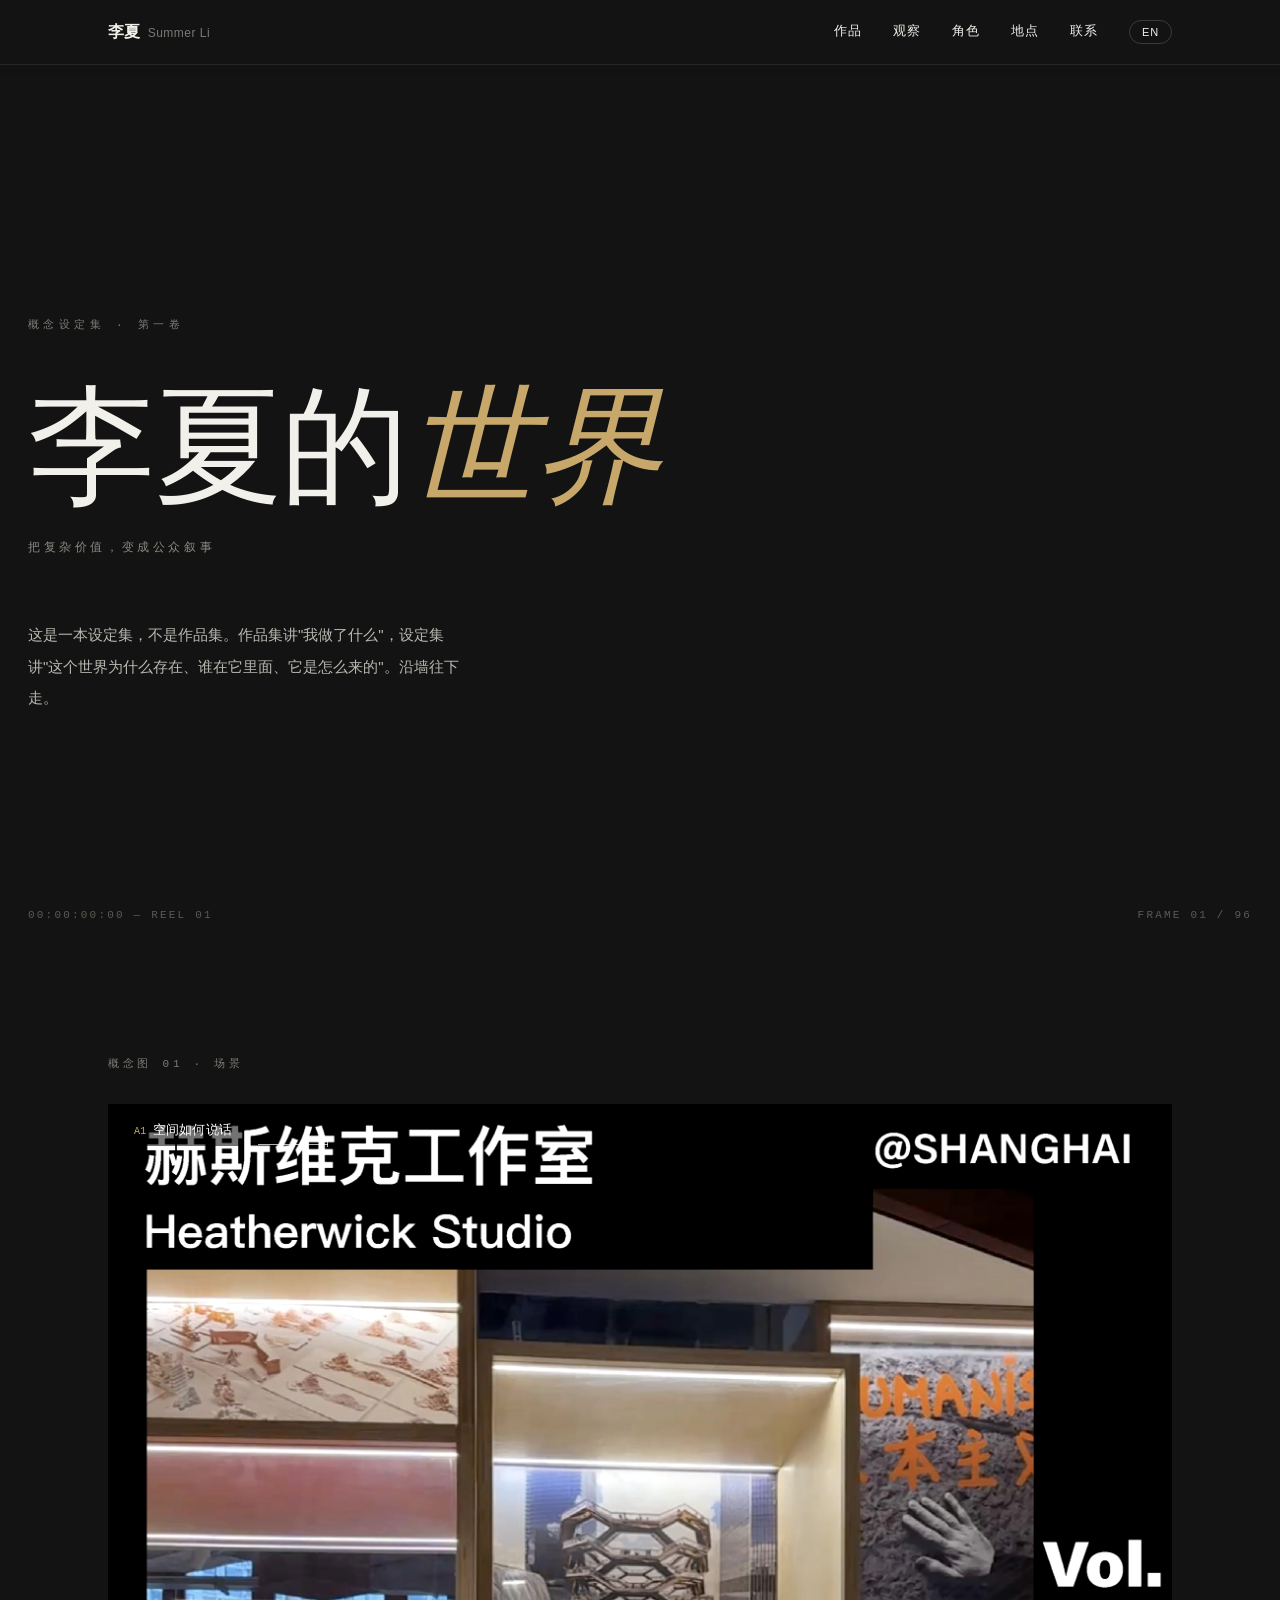
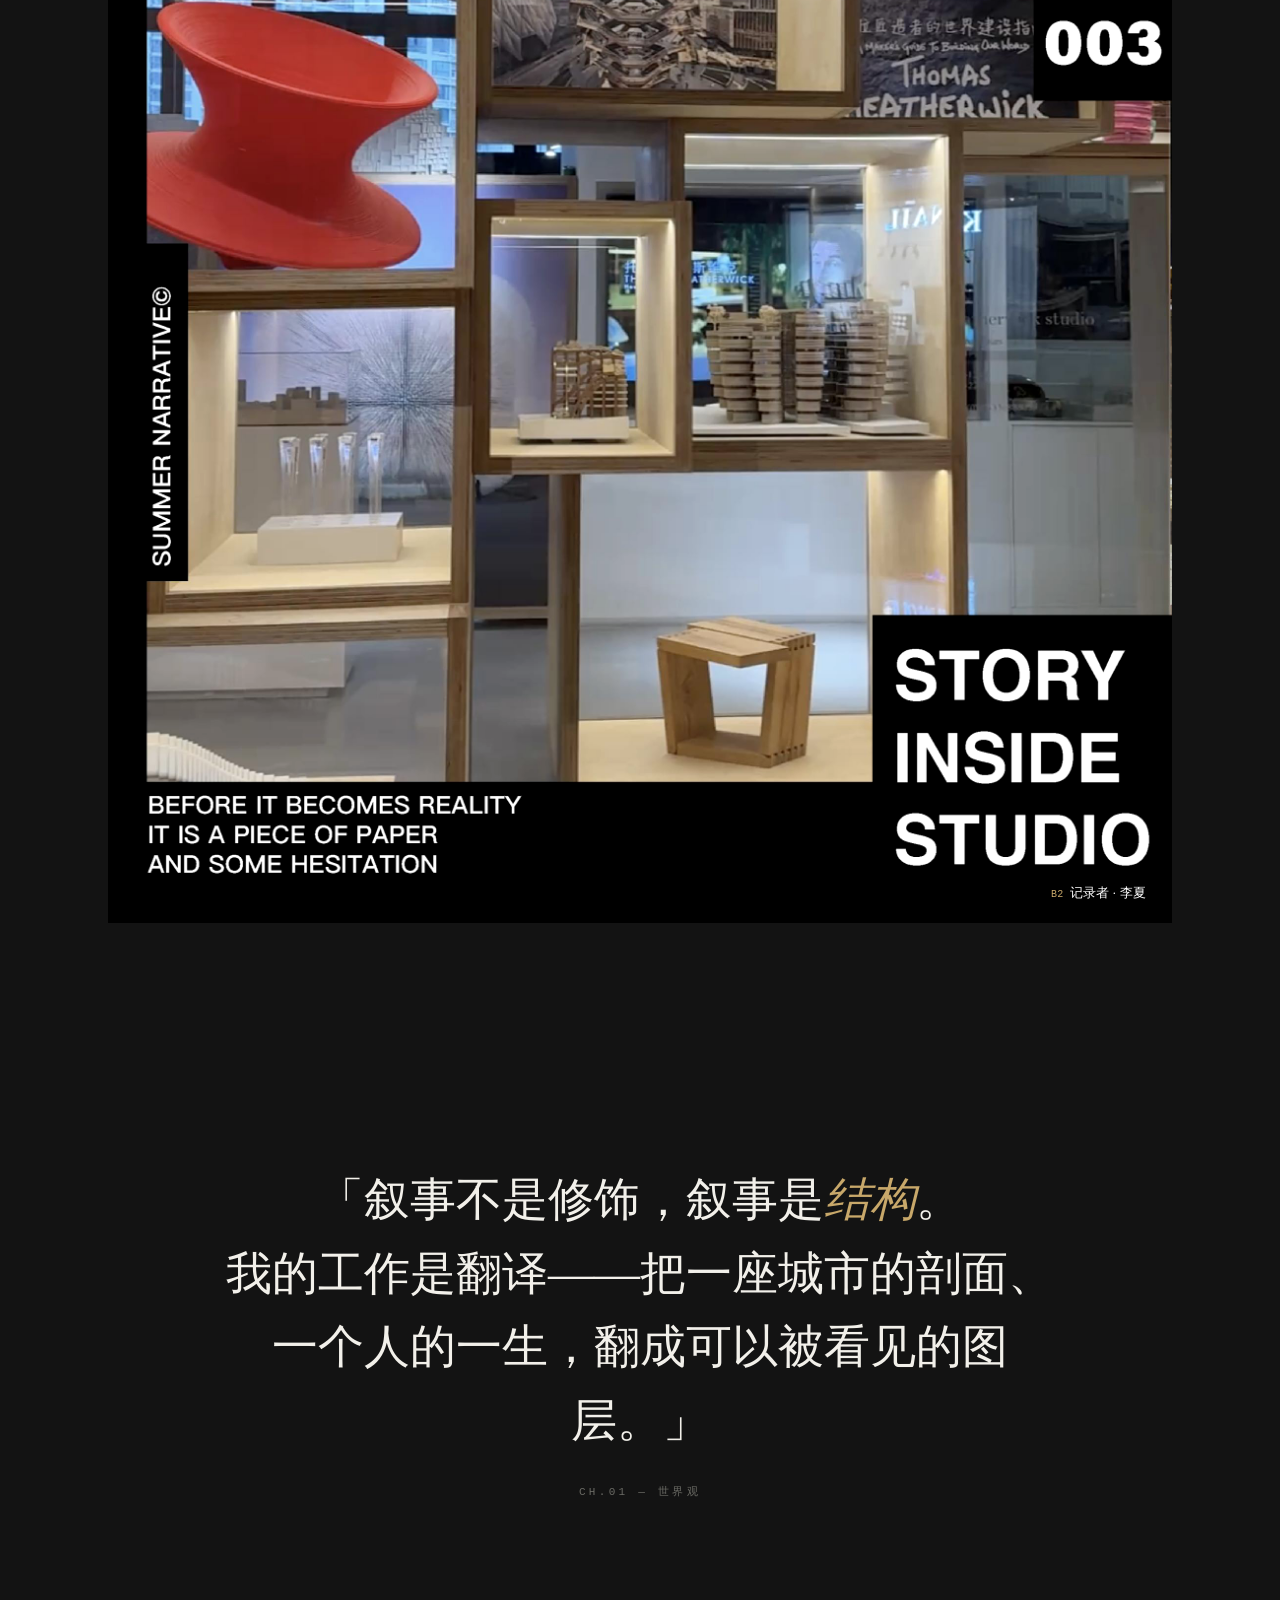
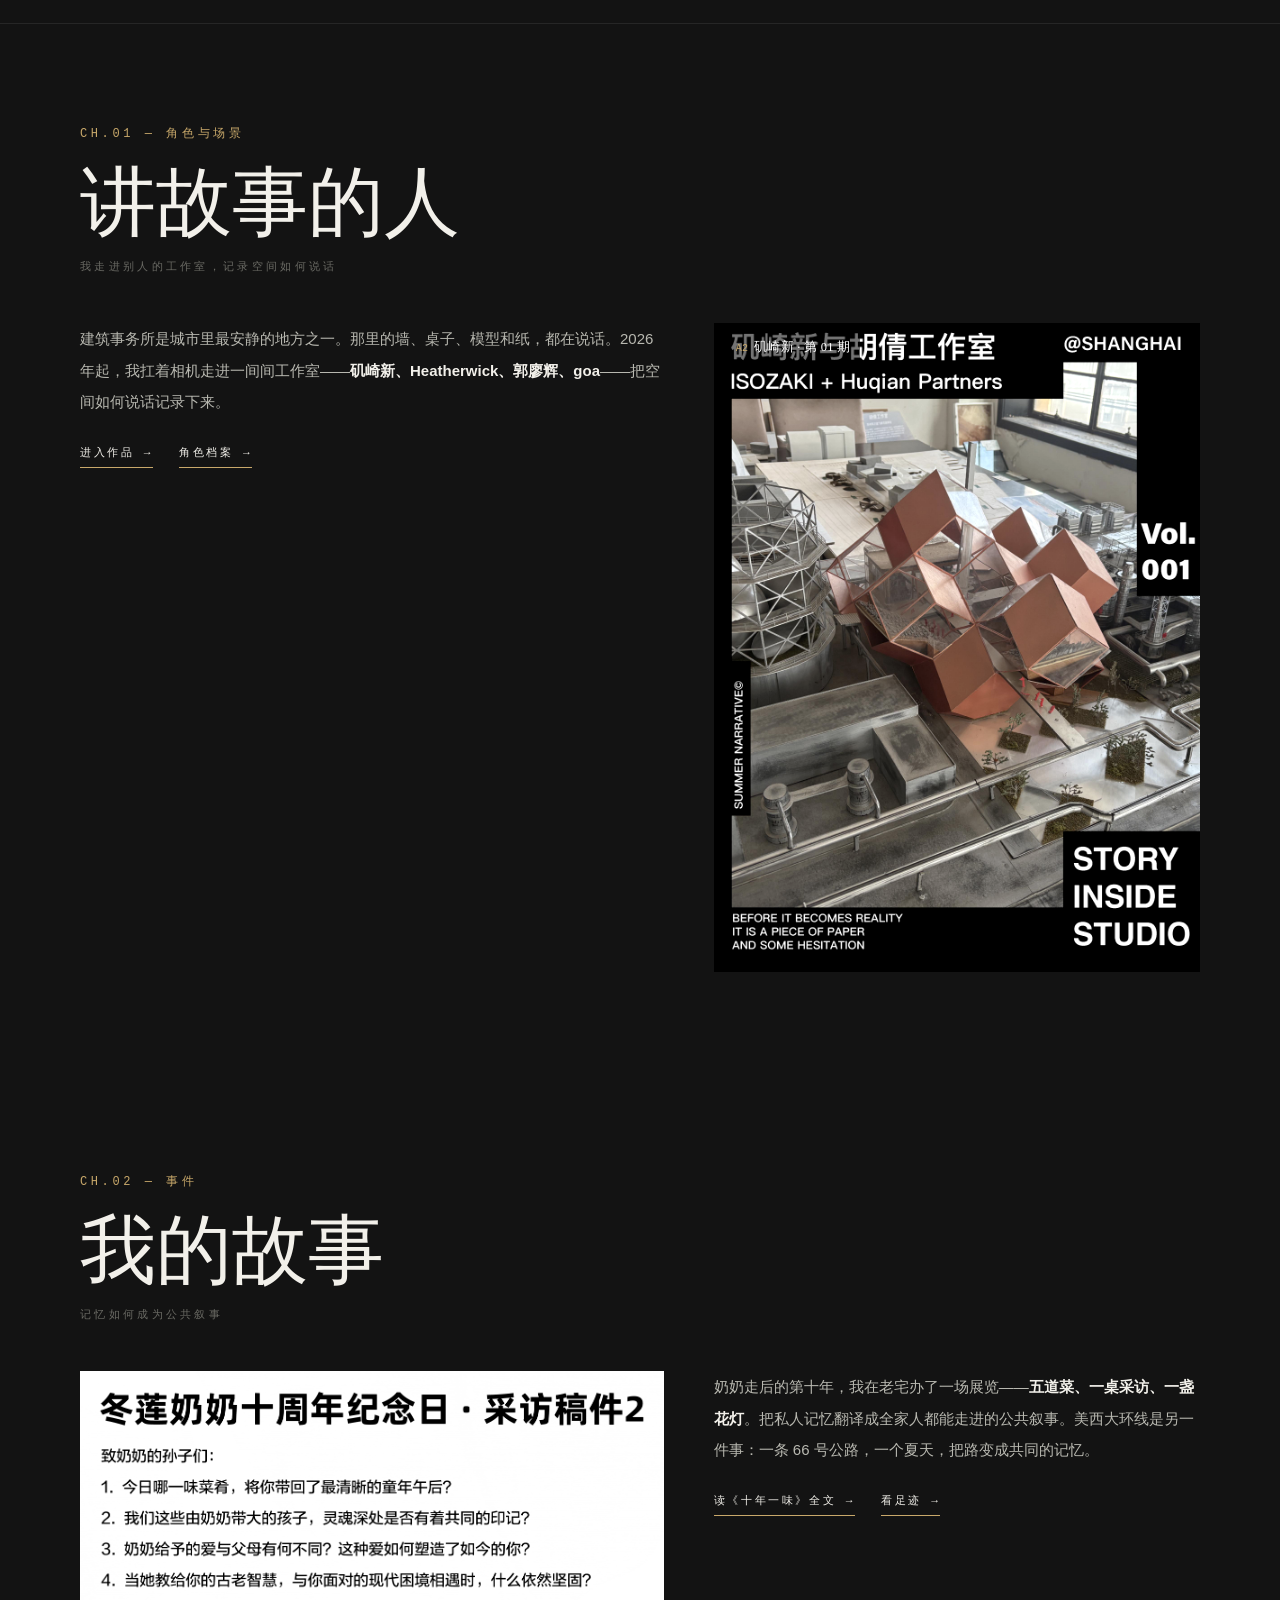
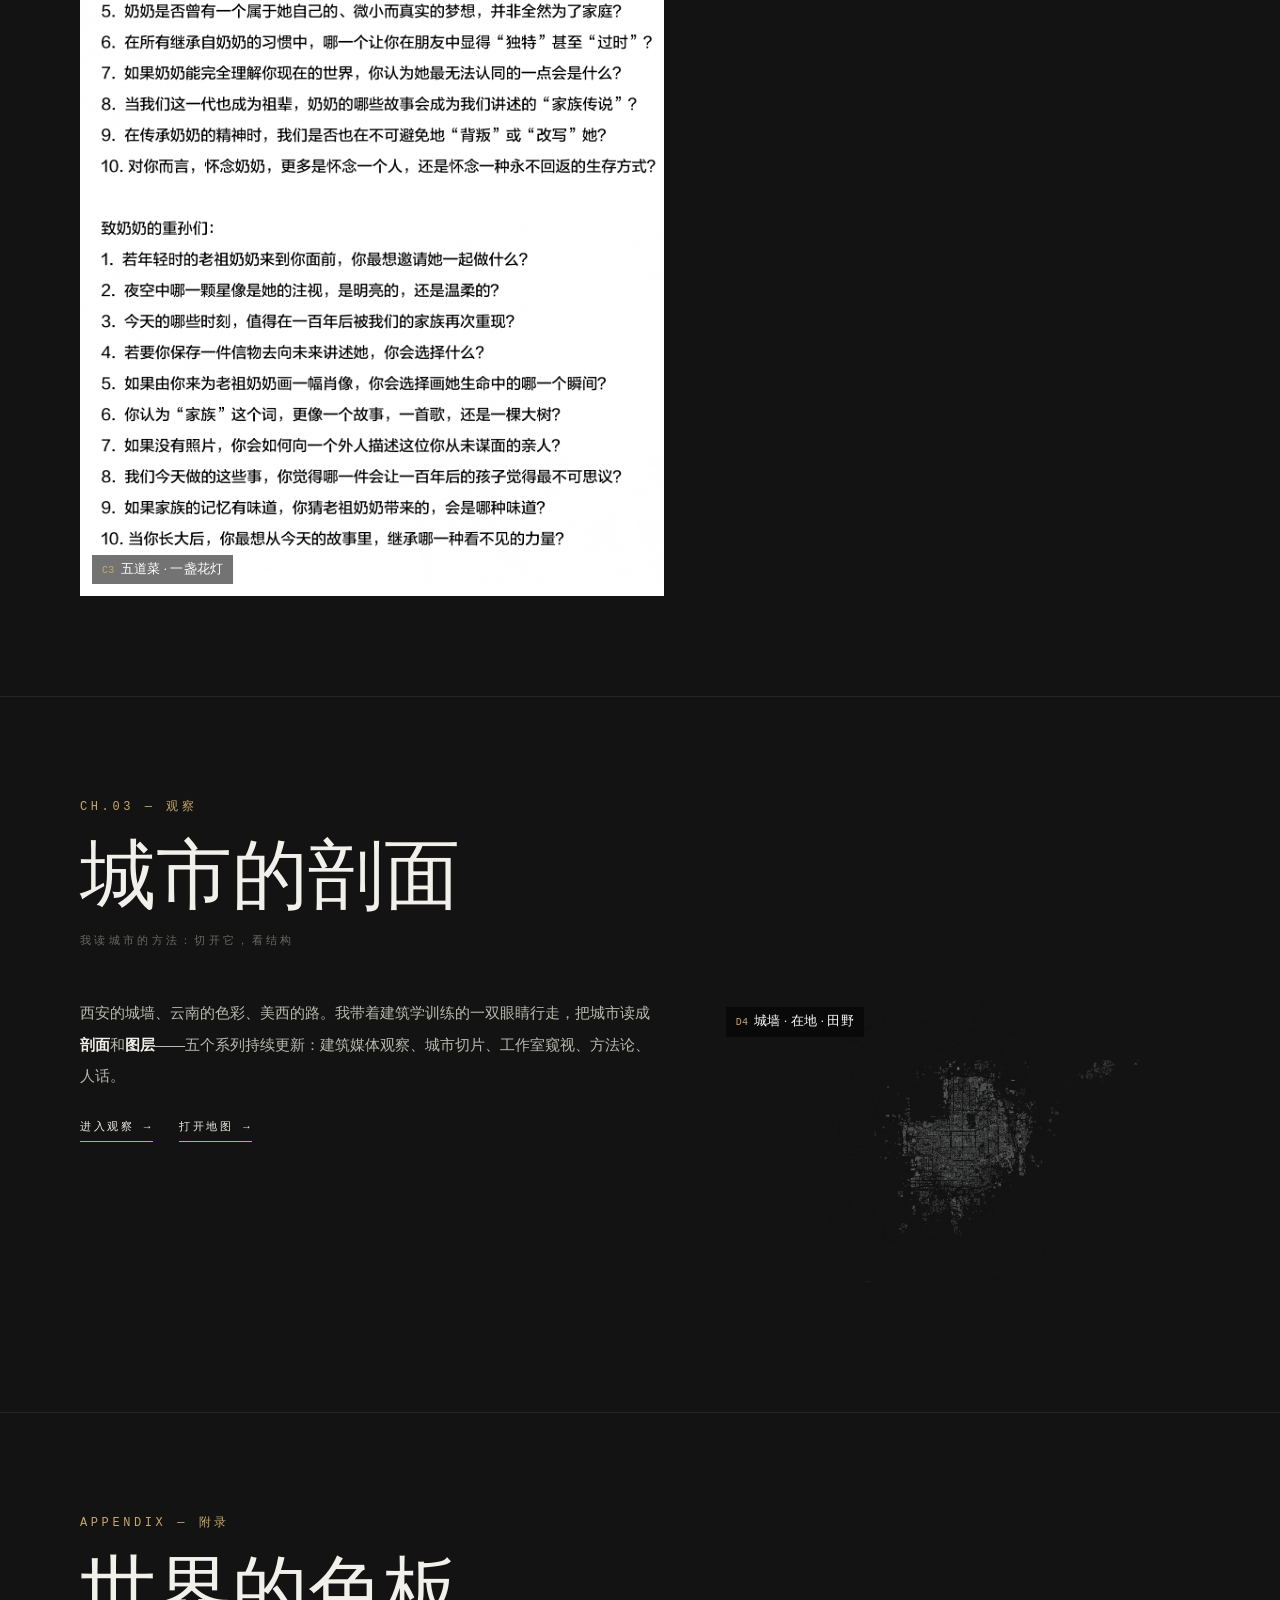
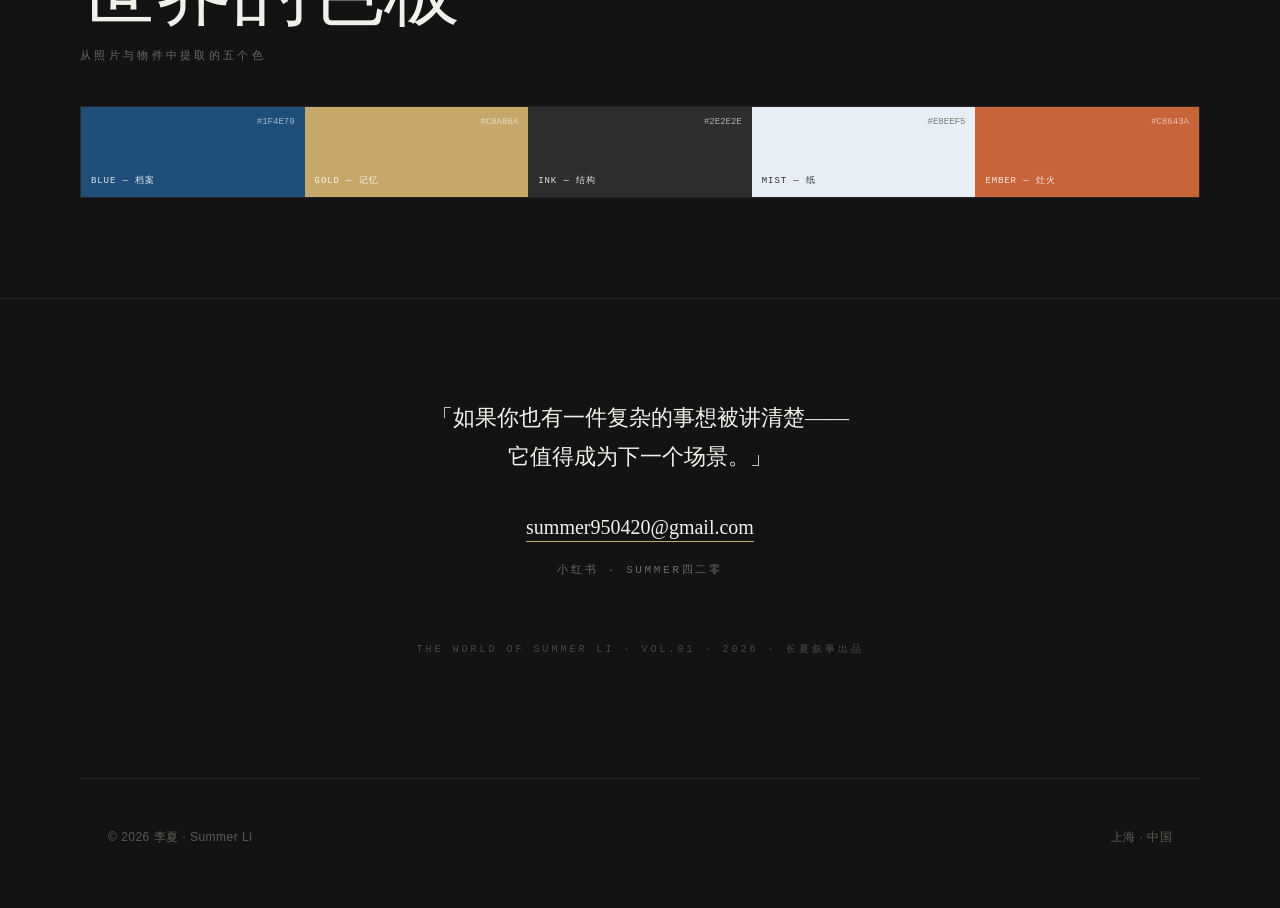
<file: index.html>
<!DOCTYPE html>
<html lang="zh" data-lang="zh">
<head>
<meta charset="UTF-8">
<meta name="viewport" content="width=device-width, initial-scale=1.0">
<title>李夏的世界 · The World of Summer Li</title>
<link rel="stylesheet" href="css/style.css">
</head>
<body class="concept">

<header class="site-head">
  <div class="inner">
    <a class="brand" href="index.html">李夏<span class="cn" style="color:#7a7a74;">Summer Li</span></a>
    <nav class="nav">
      <a href="works.html"><span class="zh">作品</span><span class="en">Work</span></a>
      <a href="writing.html"><span class="zh">观察</span><span class="en">Writing</span></a>
      <a href="roles.html"><span class="zh">角色</span><span class="en">Roles</span></a>
      <a href="places.html"><span class="zh">地点</span><span class="en">Places</span></a>
      <a href="mailto:summer950420@gmail.com"><span class="zh">联系</span><span class="en">Contact</span></a>
      <button class="lang-toggle" type="button" style="border-color:#3a3a3a;color:#f2f0ea;">EN</button>
    </nav>
  </div>
</header>

<!-- 封面 -->
<section class="concept-cover">
  <p class="cc-kicker"><span class="zh">概念设定集 · 第一卷</span><span class="en">THE SETTING BOOK · VOL.01</span></p>
  <h1 class="cc-title">
    <span class="zh">李夏的<em>世界</em></span><br>
    <span class="en" style="font-size:0.5em;">THE WORLD OF SUMMER LI</span>
  </h1>
  <p class="cc-sub"><span class="zh">把复杂价值，变成公众叙事</span><span class="en">TURNING COMPLEX VALUE INTO PUBLIC NARRATIVE</span></p>
  <p class="cc-rule">
    <span class="zh">这是一本设定集，不是作品集。作品集讲"我做了什么"，设定集讲"这个世界为什么存在、谁在它里面、它是怎么来的"。沿墙往下走。</span>
    <span class="en">This is a setting book, not a portfolio. A portfolio says what I did; a setting book says why this world exists, who lives in it, and how it came to be. Walk along the wall.</span>
  </p>
  <p class="cc-tc">00:00:00:00 — REEL 01</p>
  <p class="cc-frame">FRAME 01 / 96</p>
</section>

<!-- 概念图 + 注释 -->
<section class="concept-plate">
  <p class="cp-lab"><span class="zh">概念图 01 · 场景</span><span class="en">CONCEPT 01 · SCENE</span></p>
  <div class="concept-fig">
    <img src="images/studio_heatherwick.jpg" alt="Heatherwick Studio">
    <span class="note" style="top:12px;left:16px;"><span class="n">A1</span><span class="zh">空间如何说话</span><span class="en">how space speaks</span></span>
    <span class="ln" style="top:40px;left:150px;width:70px;"></span>
    <span class="note" style="bottom:14px;right:16px;"><span class="n">B2</span><span class="zh">记录者 · 李夏</span><span class="en">recorded by Summer Li</span></span>
  </div>
</section>

<!-- 世界观 -->
<section class="concept-quote">
  <p class="cq">
    <span class="zh">「叙事不是修饰，叙事是<em>结构</em>。<br>我的工作是翻译——把一座城市的剖面、<br>一个人的一生，翻成可以被看见的图层。」</span>
    <span class="en">"Narrative is not decoration — narrative is structure. My work is translation — a city's section, or a life, into layers that can be seen."</span>
  </p>
  <p class="cq-src">CH.01 — <span class="zh">世界观</span><span class="en">WORLDVIEW</span></p>
</section>

<!-- 第一章 · 讲故事的人 -->
<section class="set-chapter">
  <div class="sc-in">
    <p class="sc-no">CH.01 — <span class="zh">角色与场景</span><span class="en">CHARACTERS &amp; SCENES</span></p>
    <h2 class="sc-title"><span class="zh">讲故事的人</span><span class="en">The Storytellers</span></h2>
    <p class="sc-en"><span class="zh">我走进别人的工作室，记录空间如何说话</span><span class="en">TEN STUDIOS, RECORDED</span></p>
    <div class="sc-body">
      <div>
        <p><span class="zh">建筑事务所是城市里最安静的地方之一。那里的墙、桌子、模型和纸，都在说话。2026 年起，我扛着相机走进一间间工作室——<b>矶崎新、Heatherwick、郭廖辉、goa</b>——把空间如何说话记录下来。</span><span class="en">Architecture studios are among the quietest places in the city — yet their walls, tables, models and paper all speak. Since 2026 I have carried a camera into one studio after another, recording how space speaks.</span></p>
        <a class="sc-go" href="works.html"><span class="zh">进入作品 →</span><span class="en">ENTER →</span></a>
        <a class="sc-go" href="roles.html" style="margin-left:22px;"><span class="zh">角色档案 →</span><span class="en">ROLES →</span></a>
      </div>
      <div class="concept-fig" style="margin:0;">
        <img src="images/studio_arata.jpg" alt="矶崎新工作室">
        <span class="note" style="top:10px;left:12px;"><span class="n">A2</span>矶崎新 · <span class="zh">第 01 期</span><span class="en">No.01</span></span>
      </div>
    </div>
  </div>
</section>

<!-- 第二章 · 我的故事 -->
<section class="set-chapter" style="border-top:none;">
  <div class="sc-in">
    <p class="sc-no">CH.02 — <span class="zh">事件</span><span class="en">EVENTS</span></p>
    <h2 class="sc-title"><span class="zh">我的故事</span><span class="en">My Stories</span></h2>
    <p class="sc-en"><span class="zh">记忆如何成为公共叙事</span><span class="en">MEMORY AS NARRATIVE</span></p>
    <div class="sc-body">
      <div class="concept-fig" style="margin:0;">
        <img src="images/memorial.jpg" alt="十年一味 · 展览">
        <span class="note" style="bottom:12px;left:12px;"><span class="n">C3</span><span class="zh">五道菜 · 一盏花灯</span><span class="en">five dishes · one lantern</span></span>
      </div>
      <div>
        <p><span class="zh">奶奶走后的第十年，我在老宅办了一场展览——<b>五道菜、一桌采访、一盏花灯</b>。把私人记忆翻译成全家人都能走进的公共叙事。美西大环线是另一件事：一条 66 号公路，一个夏天，把路变成共同的记忆。</span><span class="en">Ten years after my grandmother passed away, I held an exhibition in the old house — five dishes, a round of interviews, one paper lantern: private memory translated into a story the whole family could walk into. The West loop was another kind of story: one summer, one road, shared memory.</span></p>
        <a class="sc-go" href="shi-nian-yi-wei.html"><span class="zh">读《十年一味》全文 →</span><span class="en">READ →</span></a>
        <a class="sc-go" href="places.html" style="margin-left:22px;"><span class="zh">看足迹 →</span><span class="en">FOOTPRINTS →</span></a>
      </div>
    </div>
  </div>
</section>

<!-- 第三章 · 城市的剖面 -->
<section class="set-chapter" style="border-top:1px solid #262626;">
  <div class="sc-in">
    <p class="sc-no">CH.03 — <span class="zh">观察</span><span class="en">OBSERVATION</span></p>
    <h2 class="sc-title"><span class="zh">城市的剖面</span><span class="en">City Sections</span></h2>
    <p class="sc-en"><span class="zh">我读城市的方法：切开它，看结构</span><span class="en">CUT IT OPEN, SEE STRUCTURE</span></p>
    <div class="sc-body">
      <div>
        <p><span class="zh">西安的城墙、云南的色彩、美西的路。我带着建筑学训练的一双眼睛行走，把城市读成<b>剖面</b>和<b>图层</b>——五个系列持续更新：建筑媒体观察、城市切片、工作室窥视、方法论、人话。</span><span class="en">The wall of Xi'an, the colours of Yunnan, the roads of the West — I walk with eyes trained in architecture, reading cities as sections and layers. Five series, ongoing.</span></p>
        <a class="sc-go" href="writing.html"><span class="zh">进入观察 →</span><span class="en">ENTER →</span></a>
        <a class="sc-go" href="places.html" style="margin-left:22px;"><span class="zh">打开地图 →</span><span class="en">MAP →</span></a>
      </div>
      <div class="concept-fig" style="margin:0;">
        <img src="images/xian.png" alt="西安研究">
        <span class="note" style="top:10px;left:12px;"><span class="n">D4</span><span class="zh">城墙 · 在地 · 田野</span><span class="en">wall · local · field</span></span>
      </div>
    </div>
  </div>
</section>

<!-- 色板 -->
<section class="set-chapter">
  <div class="sc-in">
    <p class="sc-no">APPENDIX — <span class="zh">附录</span><span class="en">APPENDIX</span></p>
    <h2 class="sc-title"><span class="zh">世界的色板</span><span class="en">The World's Palette</span></h2>
    <p class="sc-en"><span class="zh">从照片与物件中提取的五个色</span><span class="en">FIVE COLOURS FROM PHOTOS &amp; OBJECTS</span></p>
    <div class="palette">
      <div class="sw" style="background:#1f4e79;"><span class="l">BLUE — <span class="zh">档案</span><span class="en">ARCHIVE</span></span><span class="h">#1F4E79</span></div>
      <div class="sw" style="background:#c8a86a;"><span class="l">GOLD — <span class="zh">记忆</span><span class="en">MEMORY</span></span><span class="h">#C8A86A</span></div>
      <div class="sw" style="background:#2e2e2e;"><span class="l">INK — <span class="zh">结构</span><span class="en">STRUCTURE</span></span><span class="h">#2E2E2E</span></div>
      <div class="sw" style="background:#e8eef5;"><span class="l" style="color:#333;">MIST — <span class="zh">纸</span><span class="en">PAPER</span></span><span class="h" style="color:#777;">#E8EEF5</span></div>
      <div class="sw" style="background:#c8643a;"><span class="l">EMBER — <span class="zh">灶火</span><span class="en">STOVE</span></span><span class="h">#C8643A</span></div>
    </div>
  </div>
</section>

<!-- 片尾 -->
<section class="concept-end">
  <p style="font-family:Georgia,'Songti SC',serif;font-size:22px;margin-bottom:34px;">
    <span class="zh">「如果你也有一件复杂的事想被讲清楚——<br>它值得成为下一个场景。」</span>
    <span class="en">"If you have something complex that deserves a story — it could be the next scene."</span>
  </p>
  <a class="ce-mail" href="mailto:summer950420@gmail.com">summer950420@gmail.com</a>
  <p class="ce-xhs"><span class="zh">小红书 · SUMMER四二零</span><span class="en">XIAOHONGSHU · SUMMER四二零</span></p>
  <p style="margin-top:60px;font-family:'Courier New',Courier,monospace;font-size:10px;letter-spacing:0.3em;color:#4a4a44;">THE WORLD OF SUMMER LI · VOL.01 · 2026 · <span class="zh">长夏叙事出品</span><span class="en">A SUMMER NARRATIVE PRODUCTION</span></p>
</section>

<footer class="site-foot" style="border-top:1px solid #262626;color:#5a5a54;">
  <div>© 2026 <span class="zh">李夏 · Summer Li</span><span class="en">Li Xia · Summer Li</span></div>
  <div><span class="zh">上海 · 中国</span><span class="en">Shanghai, China</span></div>
</footer>

<script src="js/main.js"></script>
</body>
</html>
</file>
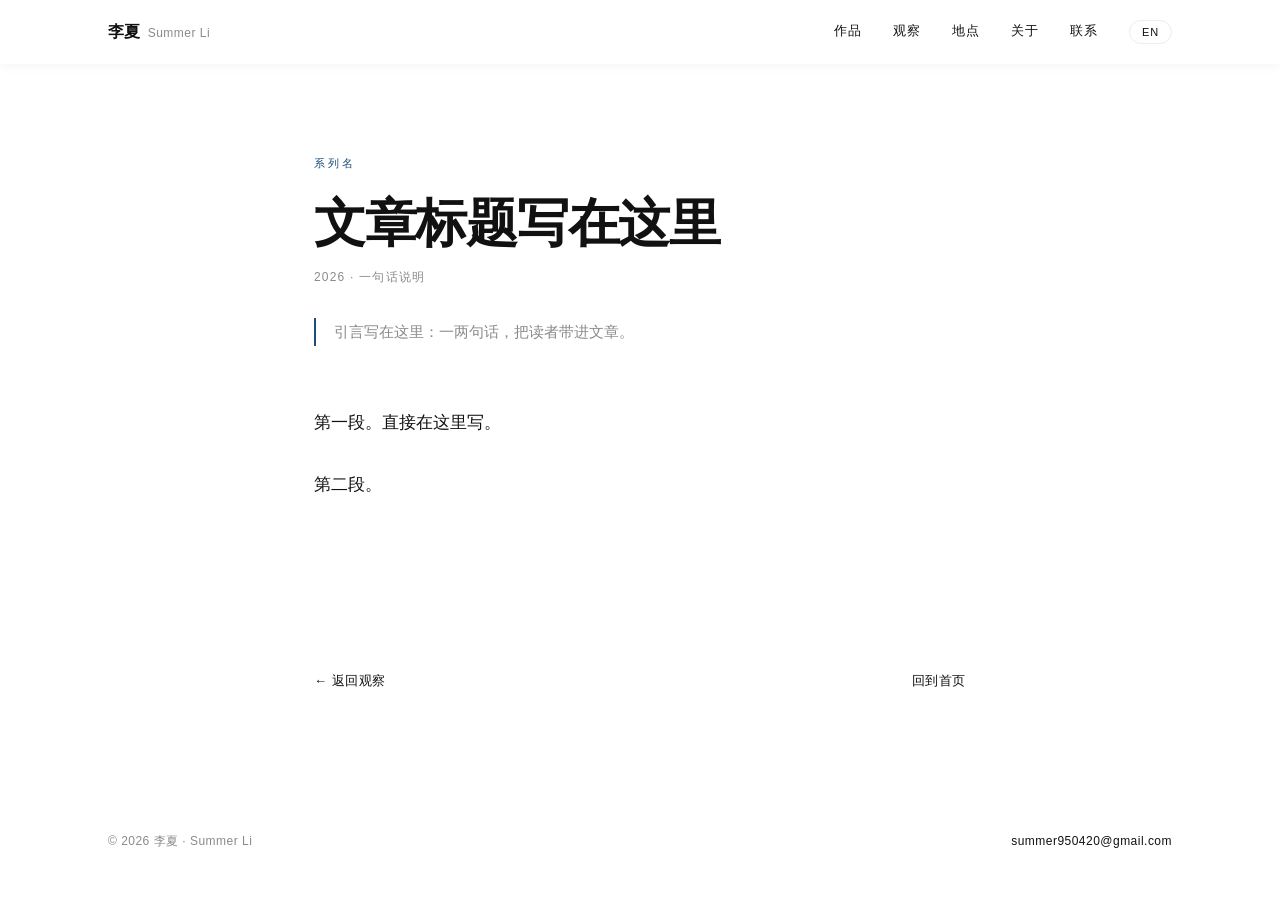
<file: essay-template.html>
<!DOCTYPE html>
<html lang="zh" data-lang="zh">
<head>
<meta charset="UTF-8">
<meta name="viewport" content="width=device-width, initial-scale=1.0">
<title>文章标题 — 李夏 Summer Li</title>
<link rel="stylesheet" href="css/style.css">
</head>
<body>

<header class="site-head">
  <div class="inner">
    <a class="brand" href="index.html">李夏<span class="cn">Summer Li</span></a>
    <nav class="nav">
      <a href="works.html"><span class="zh">作品</span><span class="en">Works</span></a>
      <a href="writing.html"><span class="zh">观察</span><span class="en">Writing</span></a>
      <a href="places.html"><span class="zh">地点</span><span class="en">Places</span></a>
      <a href="index.html#about"><span class="zh">关于</span><span class="en">About</span></a>
      <a href="mailto:summer950420@gmail.com"><span class="zh">联系</span><span class="en">Contact</span></a>
      <button class="lang-toggle" type="button">EN</button>
    </nav>
  </div>
</header>

<!--
  ============================================================
  文章模板 · 使用说明
  1. 复制本文件，改名为你文章的英文名（如 my-essay.html）
  2. 改下面四个地方：
     ① <title> 里的标题
     ② <p class="series"> 里的系列名（建筑媒体观察 / 城市切片 /
        工作室窥视 / 方法论 / 人话）
     ③ <h1> 里的文章标题（中文一行，英文一行）
     ④ <p class="meta"> 里的日期
     ⑤ 正文：在 <div class="post-body"> 里，每个 <p> 是一段。
        段落之间自然留空即可，不用手动空行。
  3. 想插图：在正文里加一行
        <img src="images/你的图片.jpg" style="width:100%;margin:10px 0 30px;">
  4. 最后在 writing.html 里加一行目录链接（照着已有条目抄）
  ============================================================
-->

<article>
  <header class="post-head">
    <p class="series"><span class="zh">系列名</span><span class="en">SERIES NAME</span></p>
    <h1>
      <span class="zh">文章标题写在这里</span>
      <span class="en">English title here</span>
    </h1>
    <p class="meta">2026 · <span class="zh">一句话说明</span><span class="en">one-line note</span></p>
    <p class="lead">
      <span class="zh">引言写在这里：一两句话，把读者带进文章。</span>
      <span class="en">Lead paragraph here: one or two lines to draw the reader in.</span>
    </p>
  </header>

  <div class="post-body">
    <!-- 从这里开始写正文，每个 <p> 是一段 -->
    <p>第一段。直接在这里写。</p>
    <p>第二段。</p>
    <!-- 想分章节就加一行（可不要）：
         <p class="sec">一</p> -->
  </div>

  <footer class="post-foot">
    <a href="writing.html">← <span class="zh">返回观察</span><span class="en">Back to Writing</span></a>
    <a href="index.html"><span class="zh">回到首页</span><span class="en">Home</span></a>
  </footer>
</article>

<footer class="site-foot">
  <div>© 2026 <span class="zh">李夏 · Summer Li</span><span class="en">Li Xia · Summer Li</span></div>
  <div><a href="mailto:summer950420@gmail.com">summer950420@gmail.com</a></div>
</footer>

<script src="js/main.js"></script>
</body>
</html>
</file>
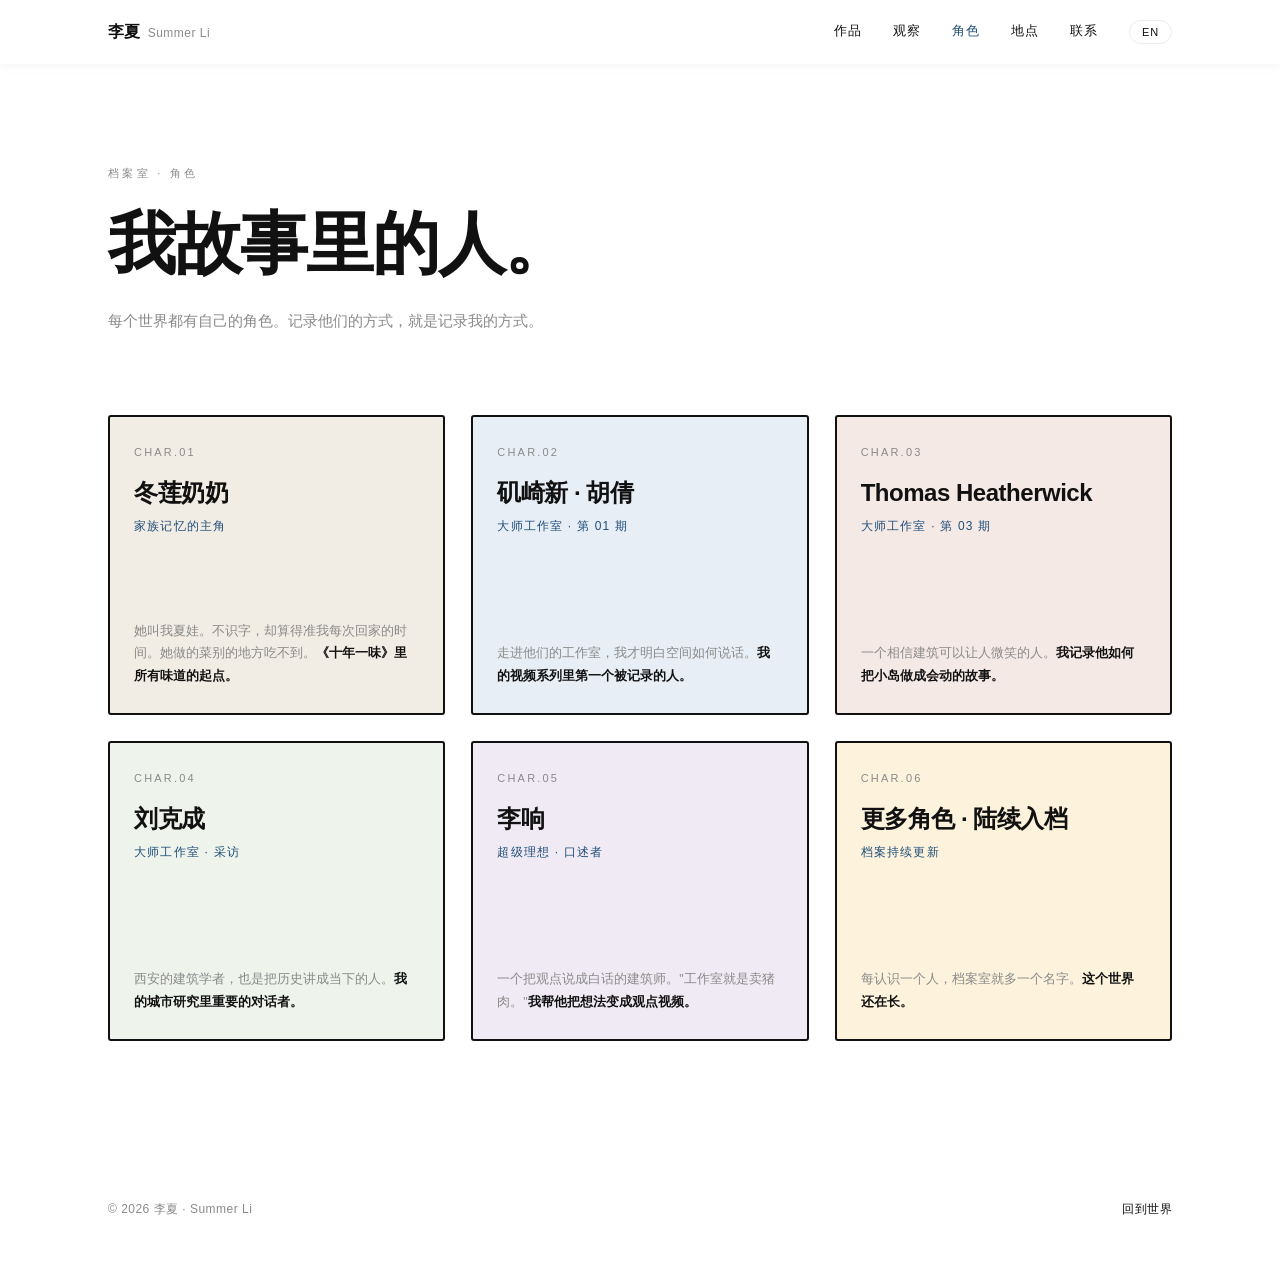
<file: roles.html>
<!DOCTYPE html>
<html lang="zh" data-lang="zh">
<head>
<meta charset="UTF-8">
<meta name="viewport" content="width=device-width, initial-scale=1.0">
<title>角色 · Roles — 李夏 Summer Li</title>
<link rel="stylesheet" href="css/style.css">
<style>
  .role-grid { display: grid; grid-template-columns: repeat(3, 1fr); gap: 26px; }
  .role-card {
    border: 2px solid var(--ink); border-radius: 3px; padding: 26px 24px;
    display: flex; flex-direction: column; min-height: 300px;
    transition: transform 0.3s, box-shadow 0.3s; text-decoration: none; color: var(--ink);
    background: #fff;
  }
  .role-card:hover { transform: translateY(-4px); box-shadow: 0 12px 32px rgba(0,0,0,0.1); }
  .role-card .no { font-size: 11px; color: var(--gray); letter-spacing: 0.2em; }
  .role-card .name { font-size: 24px; font-weight: 800; letter-spacing: -0.02em; margin-top: 10px; }
  .role-card .who { font-size: 12px; color: var(--accent); letter-spacing: 0.1em; margin-top: 2px; }
  .role-card .role-in { margin-top: auto; padding-top: 18px; font-size: 12.5px; color: var(--gray); line-height: 1.8; }
  .role-card .role-in b { color: var(--ink); }
  .role-card.r1 { background: #f2ede4; }
  .role-card.r2 { background: #e8eef5; }
  .role-card.r3 { background: #f5e9e6; }
  .role-card.r4 { background: #eef3ec; }
  .role-card.r5 { background: #f0eaf4; }
  .role-card.r6 { background: #fdf3dc; }
  @media (max-width: 800px) { .role-grid { grid-template-columns: 1fr; } }
</style>
</head>
<body>

<header class="site-head">
  <div class="inner">
    <a class="brand" href="index.html">李夏<span class="cn">Summer Li</span></a>
    <nav class="nav">
      <a href="works.html"><span class="zh">作品</span><span class="en">Work</span></a>
      <a href="writing.html"><span class="zh">观察</span><span class="en">Writing</span></a>
      <a href="roles.html" class="active"><span class="zh">角色</span><span class="en">Roles</span></a>
      <a href="places.html"><span class="zh">地点</span><span class="en">Places</span></a>
      <a href="mailto:summer950420@gmail.com"><span class="zh">联系</span><span class="en">Contact</span></a>
      <button class="lang-toggle" type="button">EN</button>
    </nav>
  </div>
</header>

<div class="page-head">
  <p class="kicker"><span class="zh">档案室 · 角色</span><span class="en">Archive · Roles</span></p>
  <h1>
    <span class="zh">我故事里的人。</span>
    <span class="en">People in my stories.</span>
  </h1>
  <p class="lead">
    <span class="zh">每个世界都有自己的角色。记录他们的方式，就是记录我的方式。</span>
    <span class="en">Every world has its characters. The way I record them is the way I record myself.</span>
  </p>
</div>

<section class="section" style="padding-top:20px;">
  <div class="wrap">
    <div class="role-grid">
      <div class="role-card r1">
        <p class="no">CHAR.01</p>
        <p class="name"><span class="zh">冬莲奶奶</span><span class="en">Grandma Donglian</span></p>
        <p class="who"><span class="zh">家族记忆的主角</span><span class="en">The memory-keeper</span></p>
        <p class="role-in"><span class="zh">她叫我夏娃。不识字，却算得准我每次回家的时间。她做的菜别的地方吃不到。<b>《十年一味》里所有味道的起点。</b></span><span class="en">She called me Xiawa. She could not read, yet knew when I was coming home. Her cooking exists nowhere else. The origin of every taste in "A Taste of Ten Years".</span></p>
      </div>

      <div class="role-card r2">
        <p class="no">CHAR.02</p>
        <p class="name">矶崎新 · 胡倩</p>
        <p class="who"><span class="zh">大师工作室 · 第 01 期</span><span class="en">Studio Visits No.01</span></p>
        <p class="role-in"><span class="zh">走进他们的工作室，我才明白空间如何说话。<b>我的视频系列里第一个被记录的人。</b></span><span class="en">Walking into their studio taught me how space speaks. The first person recorded in my video series.</span></p>
      </div>

      <div class="role-card r3">
        <p class="no">CHAR.03</p>
        <p class="name">Thomas Heatherwick</p>
        <p class="who"><span class="zh">大师工作室 · 第 03 期</span><span class="en">Studio Visits No.03</span></p>
        <p class="role-in"><span class="zh">一个相信建筑可以让人微笑的人。<b>我记录他如何把小岛做成会动的故事。</b></span><span class="en">A man who believes buildings can make people smile. I recorded how he turns an island into a moving story.</span></p>
      </div>

      <div class="role-card r4">
        <p class="no">CHAR.04</p>
        <p class="name">刘克成</p>
        <p class="who"><span class="zh">大师工作室 · 采访</span><span class="en">Studio Visits · Interview</span></p>
        <p class="role-in"><span class="zh">西安的建筑学者，也是把历史讲成当下的人。<b>我的城市研究里重要的对话者。</b></span><span class="en">An architectural scholar of Xi'an who turns history into the present. A key voice in my urban research.</span></p>
      </div>

      <div class="role-card r5">
        <p class="no">CHAR.05</p>
        <p class="name">李响</p>
        <p class="who"><span class="zh">超级理想 · 口述者</span><span class="en">Super Idea · The speaker</span></p>
        <p class="role-in"><span class="zh">一个把观点说成白话的建筑师。"工作室就是卖猪肉。"<b>我帮他把想法变成观点视频。</b></span><span class="en">An architect who talks like a plain speaker — "a studio is selling pork." I helped turn his thoughts into videos.</span></p>
      </div>

      <div class="role-card r6">
        <p class="no">CHAR.06</p>
        <p class="name"><span class="zh">更多角色 · 陆续入档</span><span class="en">More to be filed</span></p>
        <p class="who"><span class="zh">档案持续更新</span><span class="en">Archive ongoing</span></p>
        <p class="role-in"><span class="zh">每认识一个人，档案室就多一个名字。<b>这个世界还在长。</b></span><span class="en">Every person I meet adds a name to the archive. This world is still growing.</span></p>
      </div>
    </div>
  </div>
</section>

<footer class="site-foot">
  <div>© 2026 <span class="zh">李夏 · Summer Li</span><span class="en">Li Xia · Summer Li</span></div>
  <div><a href="index.html"><span class="zh">回到世界</span><span class="en">Back to the world</span></a></div>
</footer>

<script src="js/main.js"></script>
</body>
</html>
</file>
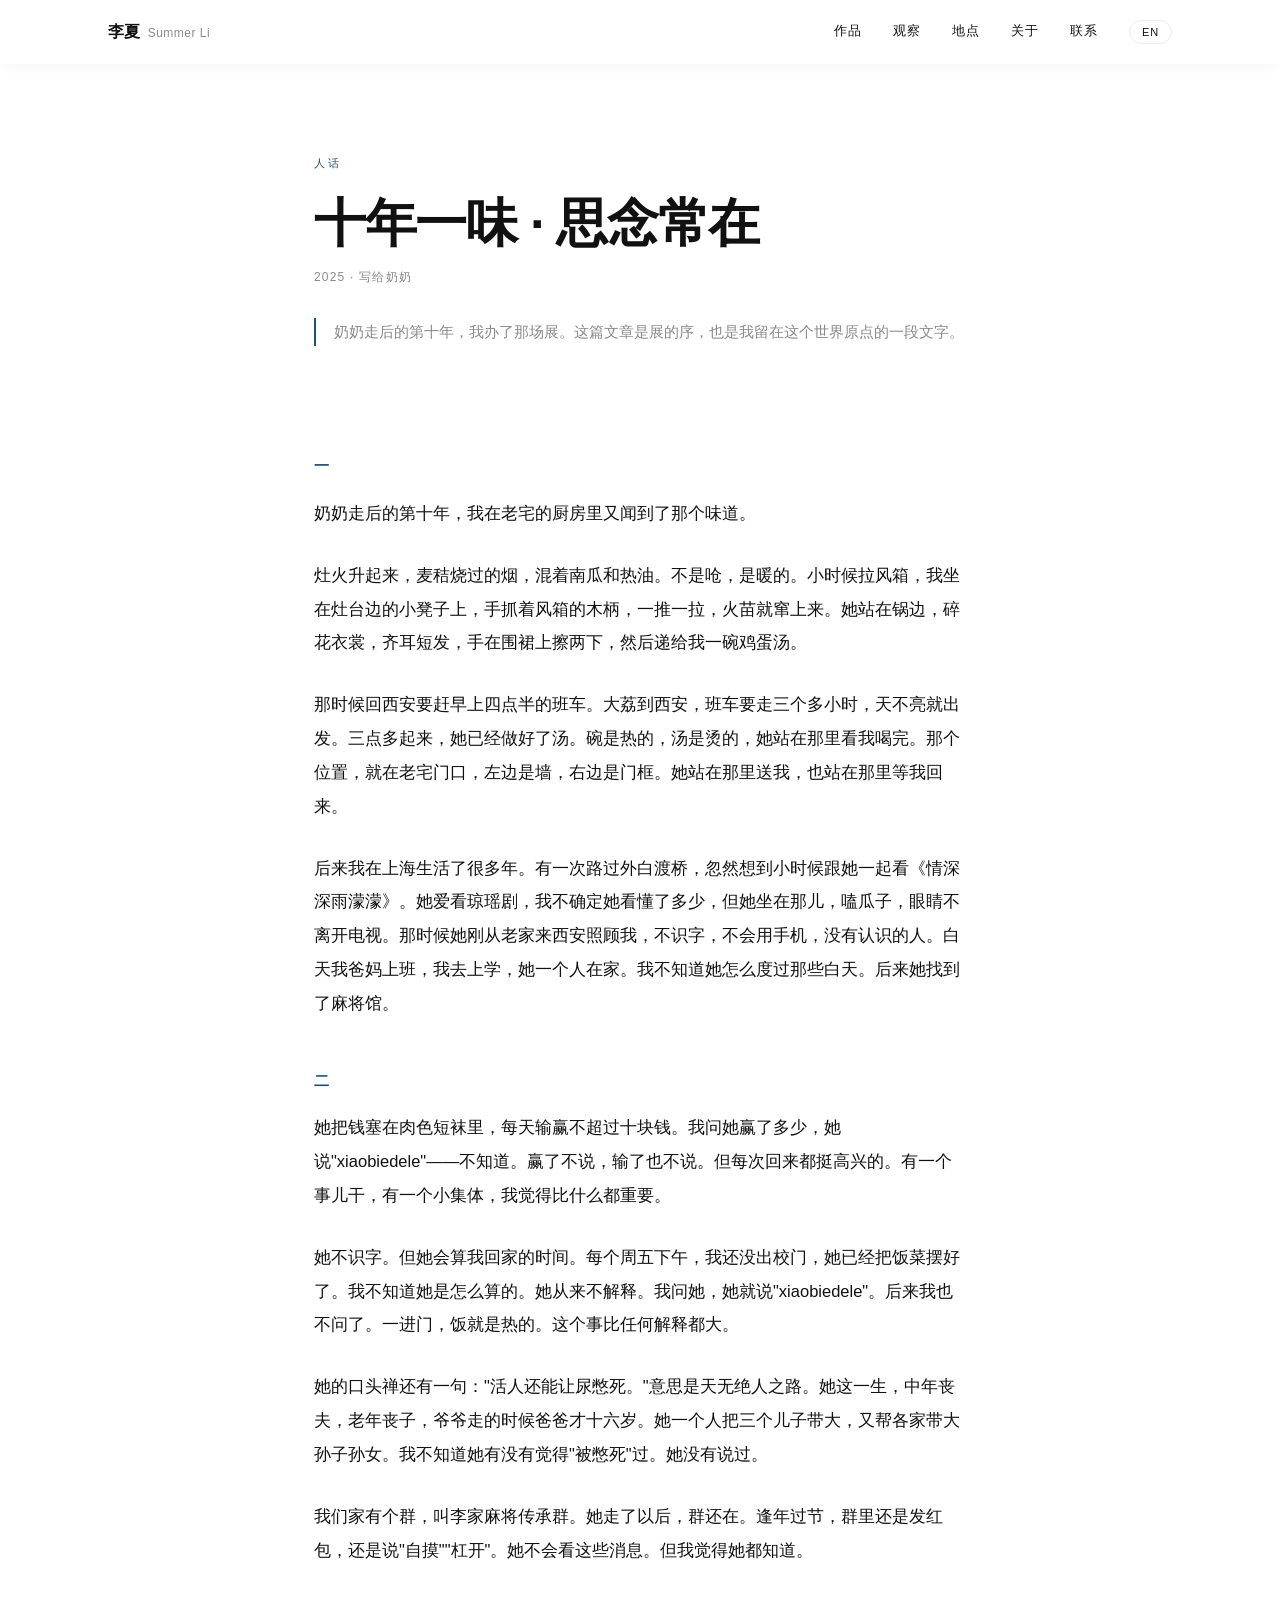
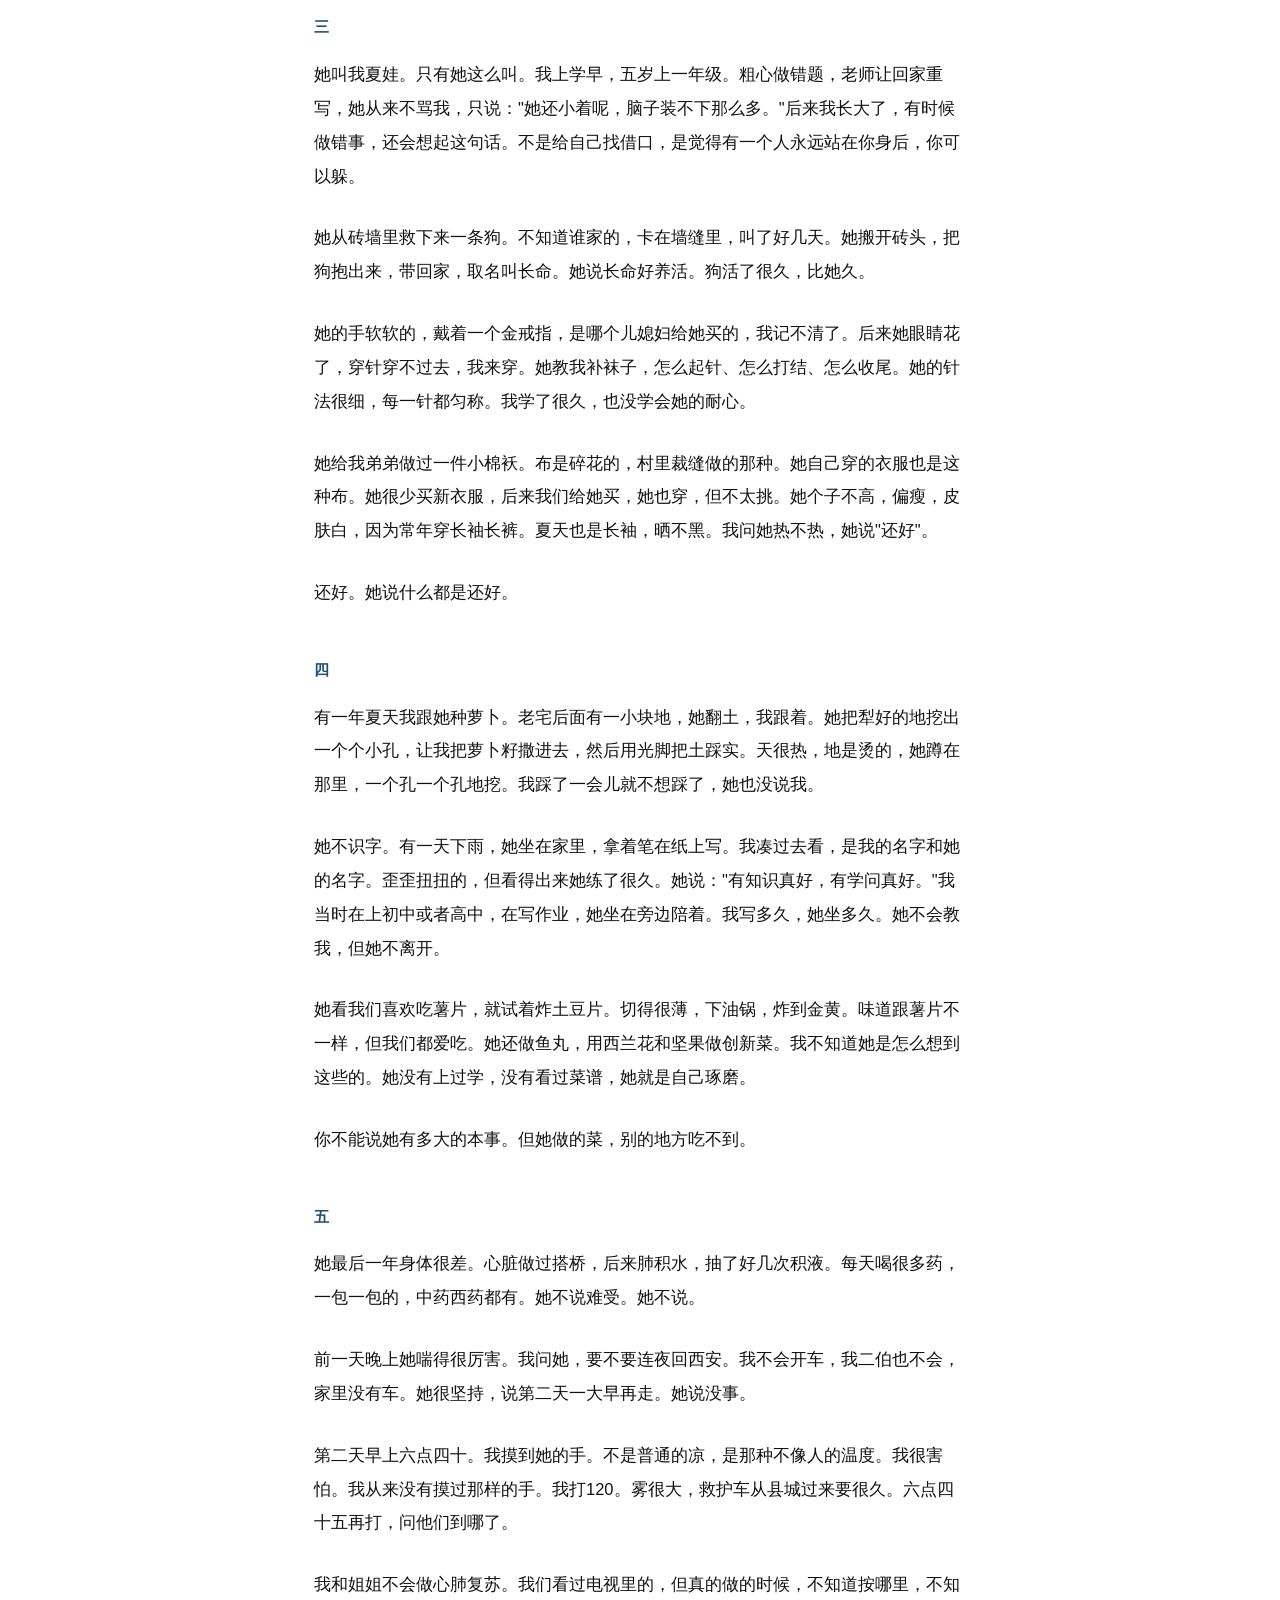
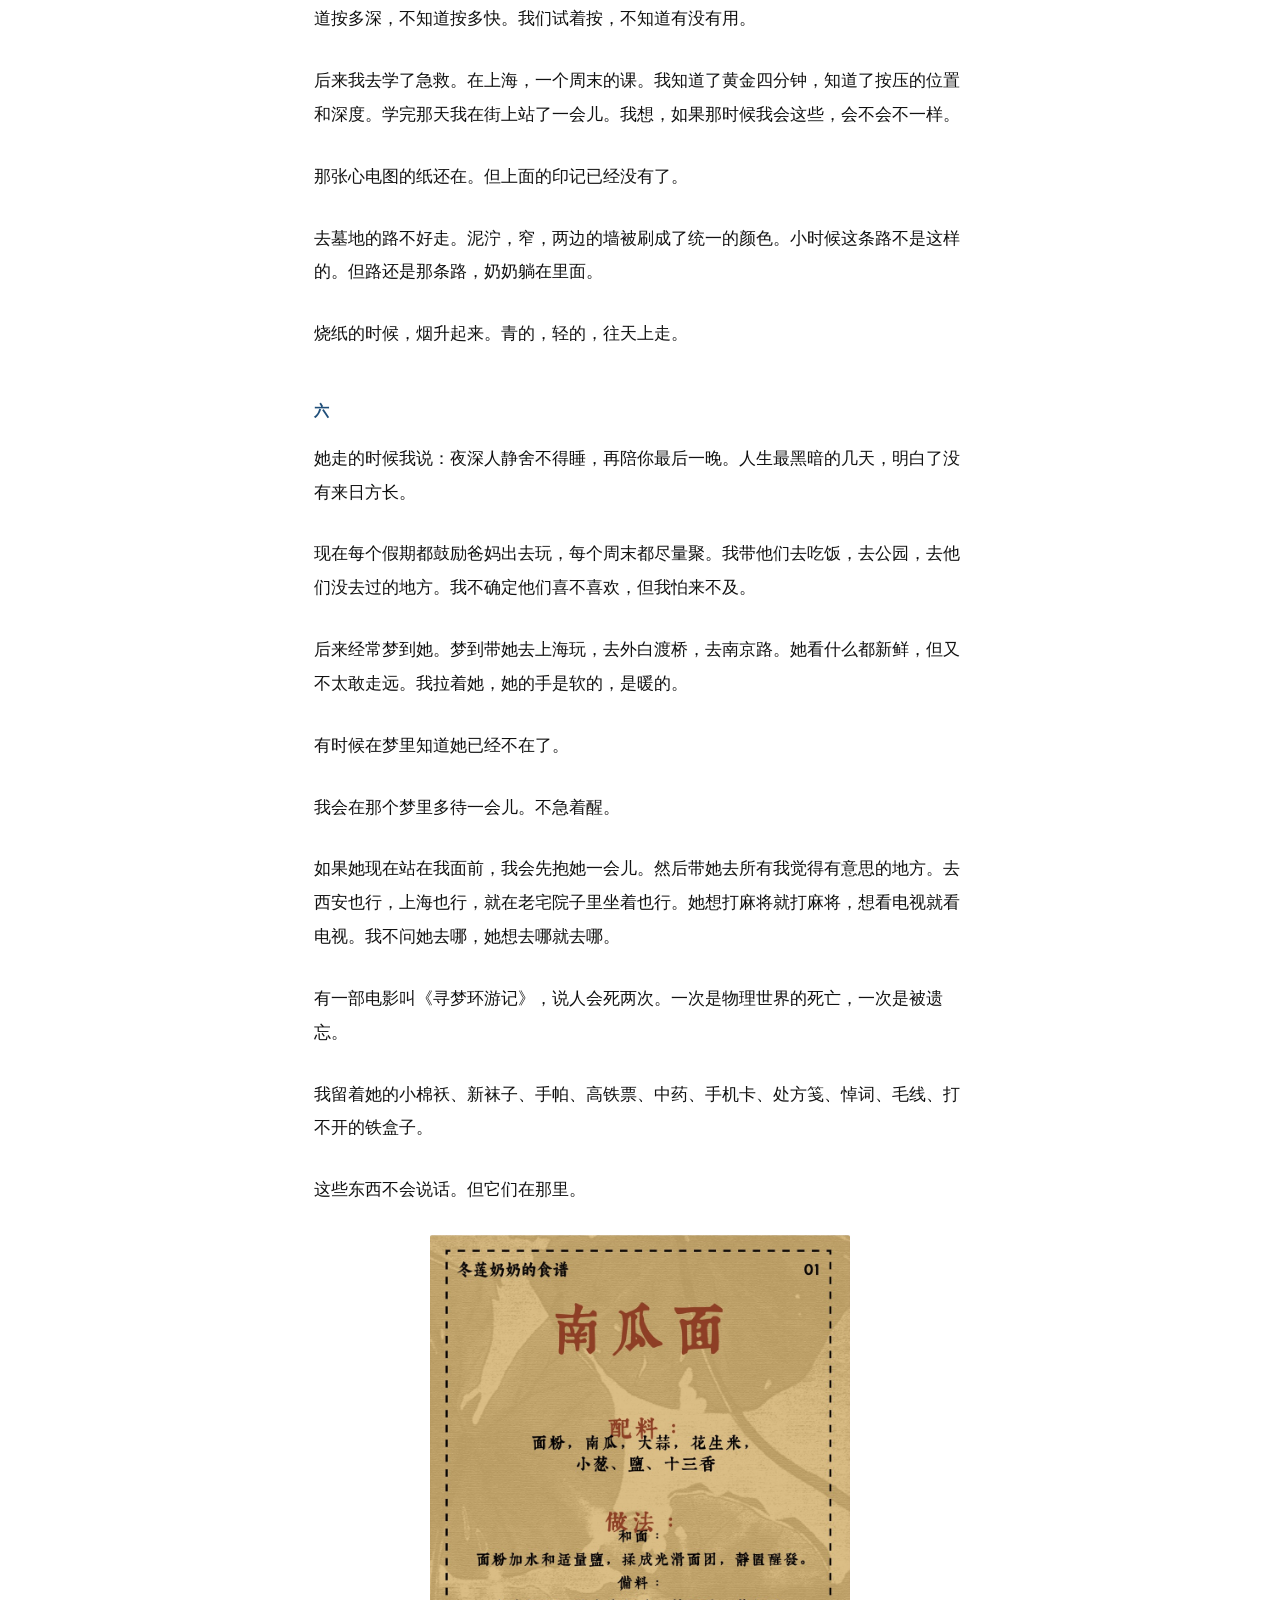
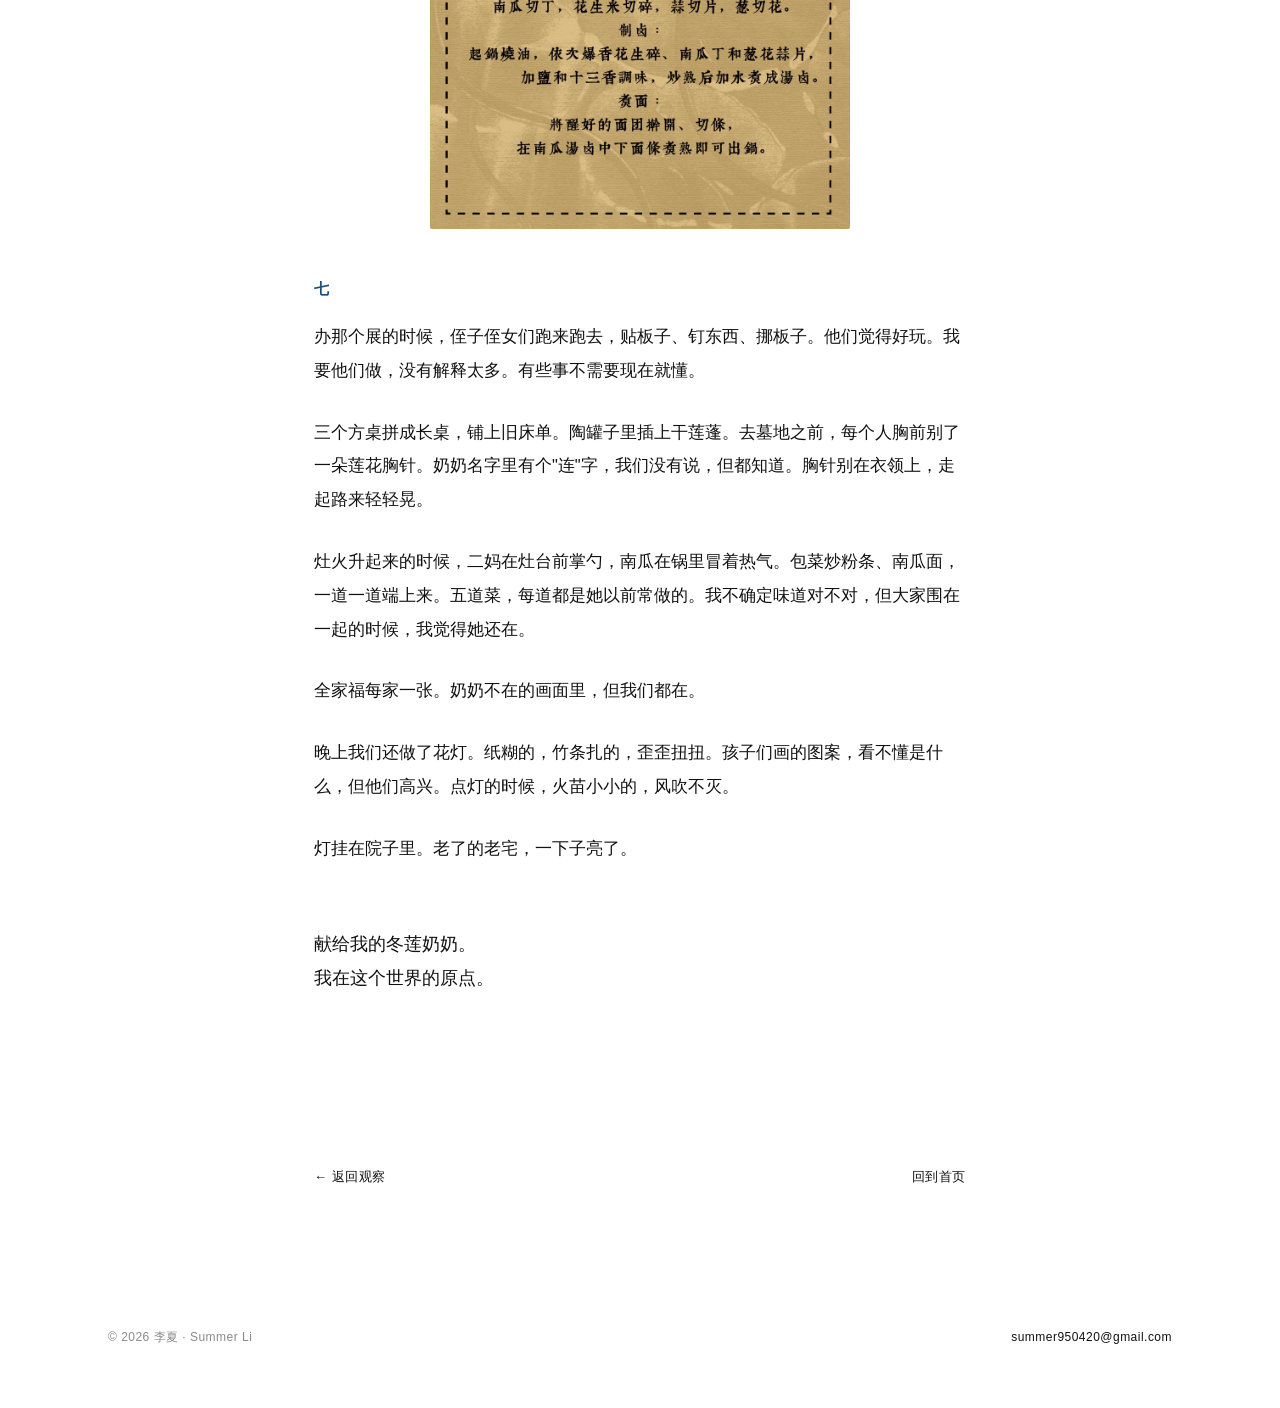
<file: shi-nian-yi-wei.html>
<!DOCTYPE html>
<html lang="zh" data-lang="zh">
<head>
<meta charset="UTF-8">
<meta name="viewport" content="width=device-width, initial-scale=1.0">
<title>十年一味 · 思念常在 — 李夏 Summer Li</title>
<link rel="stylesheet" href="css/style.css">
</head>
<body>

<header class="site-head">
  <div class="inner">
    <a class="brand" href="index.html">李夏<span class="cn">Summer Li</span></a>
    <nav class="nav">
      <a href="works.html"><span class="zh">作品</span><span class="en">Works</span></a>
      <a href="writing.html"><span class="zh">观察</span><span class="en">Writing</span></a>
      <a href="places.html"><span class="zh">地点</span><span class="en">Places</span></a>
      <a href="index.html#about"><span class="zh">关于</span><span class="en">About</span></a>
      <a href="mailto:summer950420@gmail.com"><span class="zh">联系</span><span class="en">Contact</span></a>
      <button class="lang-toggle" type="button">EN</button>
    </nav>
  </div>
</header>

<article>
  <header class="post-head">
    <p class="series"><span class="zh">人话</span><span class="en">Notes</span></p>
    <h1>
      <span class="zh">十年一味 · 思念常在</span>
      <span class="en">A Taste of Ten Years</span>
    </h1>
    <p class="meta">2025 · <span class="zh">写给奶奶</span><span class="en">for my grandmother</span></p>
    <p class="lead">
      <span class="zh">奶奶走后的第十年，我办了那场展。这篇文章是展的序，也是我留在这个世界原点的一段文字。</span>
      <span class="en">Ten years after my grandmother passed away, I held that exhibition. This essay is its preface — and the text I leave at my origin in this world.</span>
    </p>
  </header>

  <div class="post-body">
    <p class="sec">一</p>
    <p>奶奶走后的第十年，我在老宅的厨房里又闻到了那个味道。</p>
    <p>灶火升起来，麦秸烧过的烟，混着南瓜和热油。不是呛，是暖的。小时候拉风箱，我坐在灶台边的小凳子上，手抓着风箱的木柄，一推一拉，火苗就窜上来。她站在锅边，碎花衣裳，齐耳短发，手在围裙上擦两下，然后递给我一碗鸡蛋汤。</p>
    <p>那时候回西安要赶早上四点半的班车。大荔到西安，班车要走三个多小时，天不亮就出发。三点多起来，她已经做好了汤。碗是热的，汤是烫的，她站在那里看我喝完。那个位置，就在老宅门口，左边是墙，右边是门框。她站在那里送我，也站在那里等我回来。</p>
    <p>后来我在上海生活了很多年。有一次路过外白渡桥，忽然想到小时候跟她一起看《情深深雨濛濛》。她爱看琼瑶剧，我不确定她看懂了多少，但她坐在那儿，嗑瓜子，眼睛不离开电视。那时候她刚从老家来西安照顾我，不识字，不会用手机，没有认识的人。白天我爸妈上班，我去上学，她一个人在家。我不知道她怎么度过那些白天。后来她找到了麻将馆。</p>

    <p class="sec">二</p>
    <p>她把钱塞在肉色短袜里，每天输赢不超过十块钱。我问她赢了多少，她说"xiaobiedele"——不知道。赢了不说，输了也不说。但每次回来都挺高兴的。有一个事儿干，有一个小集体，我觉得比什么都重要。</p>
    <p>她不识字。但她会算我回家的时间。每个周五下午，我还没出校门，她已经把饭菜摆好了。我不知道她是怎么算的。她从来不解释。我问她，她就说"xiaobiedele"。后来我也不问了。一进门，饭就是热的。这个事比任何解释都大。</p>
    <p>她的口头禅还有一句："活人还能让尿憋死。"意思是天无绝人之路。她这一生，中年丧夫，老年丧子，爷爷走的时候爸爸才十六岁。她一个人把三个儿子带大，又帮各家带大孙子孙女。我不知道她有没有觉得"被憋死"过。她没有说过。</p>
    <p>我们家有个群，叫李家麻将传承群。她走了以后，群还在。逢年过节，群里还是发红包，还是说"自摸""杠开"。她不会看这些消息。但我觉得她都知道。</p>

    <p class="sec">三</p>
    <p>她叫我夏娃。只有她这么叫。我上学早，五岁上一年级。粗心做错题，老师让回家重写，她从来不骂我，只说："她还小着呢，脑子装不下那么多。"后来我长大了，有时候做错事，还会想起这句话。不是给自己找借口，是觉得有一个人永远站在你身后，你可以躲。</p>
    <p>她从砖墙里救下来一条狗。不知道谁家的，卡在墙缝里，叫了好几天。她搬开砖头，把狗抱出来，带回家，取名叫长命。她说长命好养活。狗活了很久，比她久。</p>
    <p>她的手软软的，戴着一个金戒指，是哪个儿媳妇给她买的，我记不清了。后来她眼睛花了，穿针穿不过去，我来穿。她教我补袜子，怎么起针、怎么打结、怎么收尾。她的针法很细，每一针都匀称。我学了很久，也没学会她的耐心。</p>
    <p>她给我弟弟做过一件小棉袄。布是碎花的，村里裁缝做的那种。她自己穿的衣服也是这种布。她很少买新衣服，后来我们给她买，她也穿，但不太挑。她个子不高，偏瘦，皮肤白，因为常年穿长袖长裤。夏天也是长袖，晒不黑。我问她热不热，她说"还好"。</p>
    <p>还好。她说什么都是还好。</p>

    <p class="sec">四</p>
    <p>有一年夏天我跟她种萝卜。老宅后面有一小块地，她翻土，我跟着。她把犁好的地挖出一个个小孔，让我把萝卜籽撒进去，然后用光脚把土踩实。天很热，地是烫的，她蹲在那里，一个孔一个孔地挖。我踩了一会儿就不想踩了，她也没说我。</p>
    <p>她不识字。有一天下雨，她坐在家里，拿着笔在纸上写。我凑过去看，是我的名字和她的名字。歪歪扭扭的，但看得出来她练了很久。她说："有知识真好，有学问真好。"我当时在上初中或者高中，在写作业，她坐在旁边陪着。我写多久，她坐多久。她不会教我，但她不离开。</p>
    <p>她看我们喜欢吃薯片，就试着炸土豆片。切得很薄，下油锅，炸到金黄。味道跟薯片不一样，但我们都爱吃。她还做鱼丸，用西兰花和坚果做创新菜。我不知道她是怎么想到这些的。她没有上过学，没有看过菜谱，她就是自己琢磨。</p>
    <p>你不能说她有多大的本事。但她做的菜，别的地方吃不到。</p>

    <p class="sec">五</p>
    <p>她最后一年身体很差。心脏做过搭桥，后来肺积水，抽了好几次积液。每天喝很多药，一包一包的，中药西药都有。她不说难受。她不说。</p>
    <p>前一天晚上她喘得很厉害。我问她，要不要连夜回西安。我不会开车，我二伯也不会，家里没有车。她很坚持，说第二天一大早再走。她说没事。</p>
    <p>第二天早上六点四十。我摸到她的手。不是普通的凉，是那种不像人的温度。我很害怕。我从来没有摸过那样的手。我打120。雾很大，救护车从县城过来要很久。六点四十五再打，问他们到哪了。</p>
    <p>我和姐姐不会做心肺复苏。我们看过电视里的，但真的做的时候，不知道按哪里，不知道按多深，不知道按多快。我们试着按，不知道有没有用。</p>
    <p>后来我去学了急救。在上海，一个周末的课。我知道了黄金四分钟，知道了按压的位置和深度。学完那天我在街上站了一会儿。我想，如果那时候我会这些，会不会不一样。</p>
    <p>那张心电图的纸还在。但上面的印记已经没有了。</p>
    <p>去墓地的路不好走。泥泞，窄，两边的墙被刷成了统一的颜色。小时候这条路不是这样的。但路还是那条路，奶奶躺在里面。</p>
    <p>烧纸的时候，烟升起来。青的，轻的，往天上走。</p>

    <p class="sec">六</p>
    <p>她走的时候我说：夜深人静舍不得睡，再陪你最后一晚。人生最黑暗的几天，明白了没有来日方长。</p>
    <p>现在每个假期都鼓励爸妈出去玩，每个周末都尽量聚。我带他们去吃饭，去公园，去他们没去过的地方。我不确定他们喜不喜欢，但我怕来不及。</p>
    <p>后来经常梦到她。梦到带她去上海玩，去外白渡桥，去南京路。她看什么都新鲜，但又不太敢走远。我拉着她，她的手是软的，是暖的。</p>
    <p>有时候在梦里知道她已经不在了。</p>
    <p>我会在那个梦里多待一会儿。不急着醒。</p>
    <p>如果她现在站在我面前，我会先抱她一会儿。然后带她去所有我觉得有意思的地方。去西安也行，上海也行，就在老宅院子里坐着也行。她想打麻将就打麻将，想看电视就看电视。我不问她去哪，她想去哪就去哪。</p>
    <p>有一部电影叫《寻梦环游记》，说人会死两次。一次是物理世界的死亡，一次是被遗忘。</p>
    <p>我留着她的小棉袄、新袜子、手帕、高铁票、中药、手机卡、处方笺、悼词、毛线、打不开的铁盒子。</p>
    <p>这些东西不会说话。但它们在那里。</p>

    <img src="images/memorial_menu.jpg" alt="十年一味 · 展览菜谱" style="width:100%;max-width:420px;margin:8px auto 34px;display:block;border-radius:2px;">
    <p class="sec">七</p>
    <p>办那个展的时候，侄子侄女们跑来跑去，贴板子、钉东西、挪板子。他们觉得好玩。我要他们做，没有解释太多。有些事不需要现在就懂。</p>
    <p>三个方桌拼成长桌，铺上旧床单。陶罐子里插上干莲蓬。去墓地之前，每个人胸前别了一朵莲花胸针。奶奶名字里有个"连"字，我们没有说，但都知道。胸针别在衣领上，走起路来轻轻晃。</p>
    <p>灶火升起来的时候，二妈在灶台前掌勺，南瓜在锅里冒着热气。包菜炒粉条、南瓜面，一道一道端上来。五道菜，每道都是她以前常做的。我不确定味道对不对，但大家围在一起的时候，我觉得她还在。</p>
    <p>全家福每家一张。奶奶不在的画面里，但我们都在。</p>
    <p>晚上我们还做了花灯。纸糊的，竹条扎的，歪歪扭扭。孩子们画的图案，看不懂是什么，但他们高兴。点灯的时候，火苗小小的，风吹不灭。</p>
    <p>灯挂在院子里。老了的老宅，一下子亮了。</p>
    <p class="dedication">献给我的冬莲奶奶。<br>我在这个世界的原点。</p>
  </div>

  <footer class="post-foot">
    <a href="writing.html">← <span class="zh">返回观察</span><span class="en">Back to Writing</span></a>
    <a href="index.html"><span class="zh">回到首页</span><span class="en">Home</span></a>
  </footer>
</article>

<footer class="site-foot">
  <div>© 2026 <span class="zh">李夏 · Summer Li</span><span class="en">Li Xia · Summer Li</span></div>
  <div><a href="mailto:summer950420@gmail.com">summer950420@gmail.com</a></div>
</footer>

<script src="js/main.js"></script>
</body>
</html>
</file>
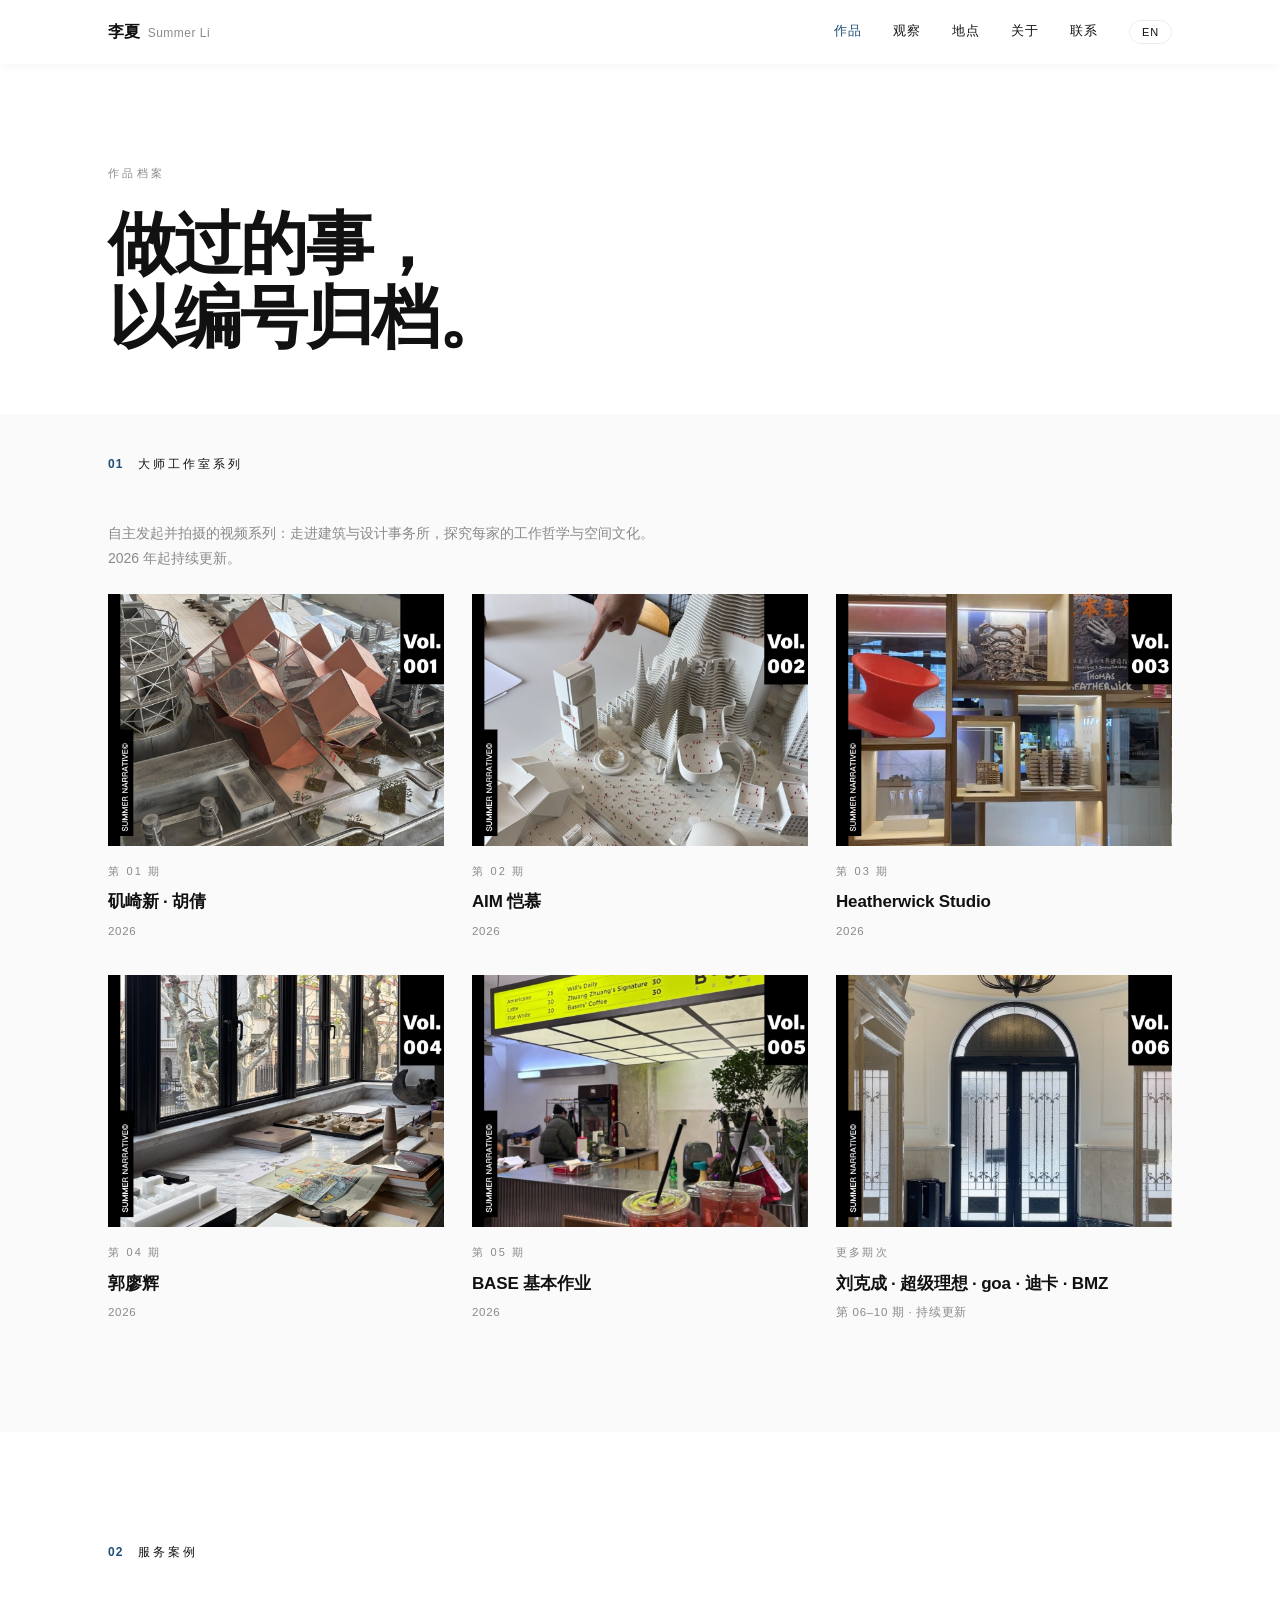
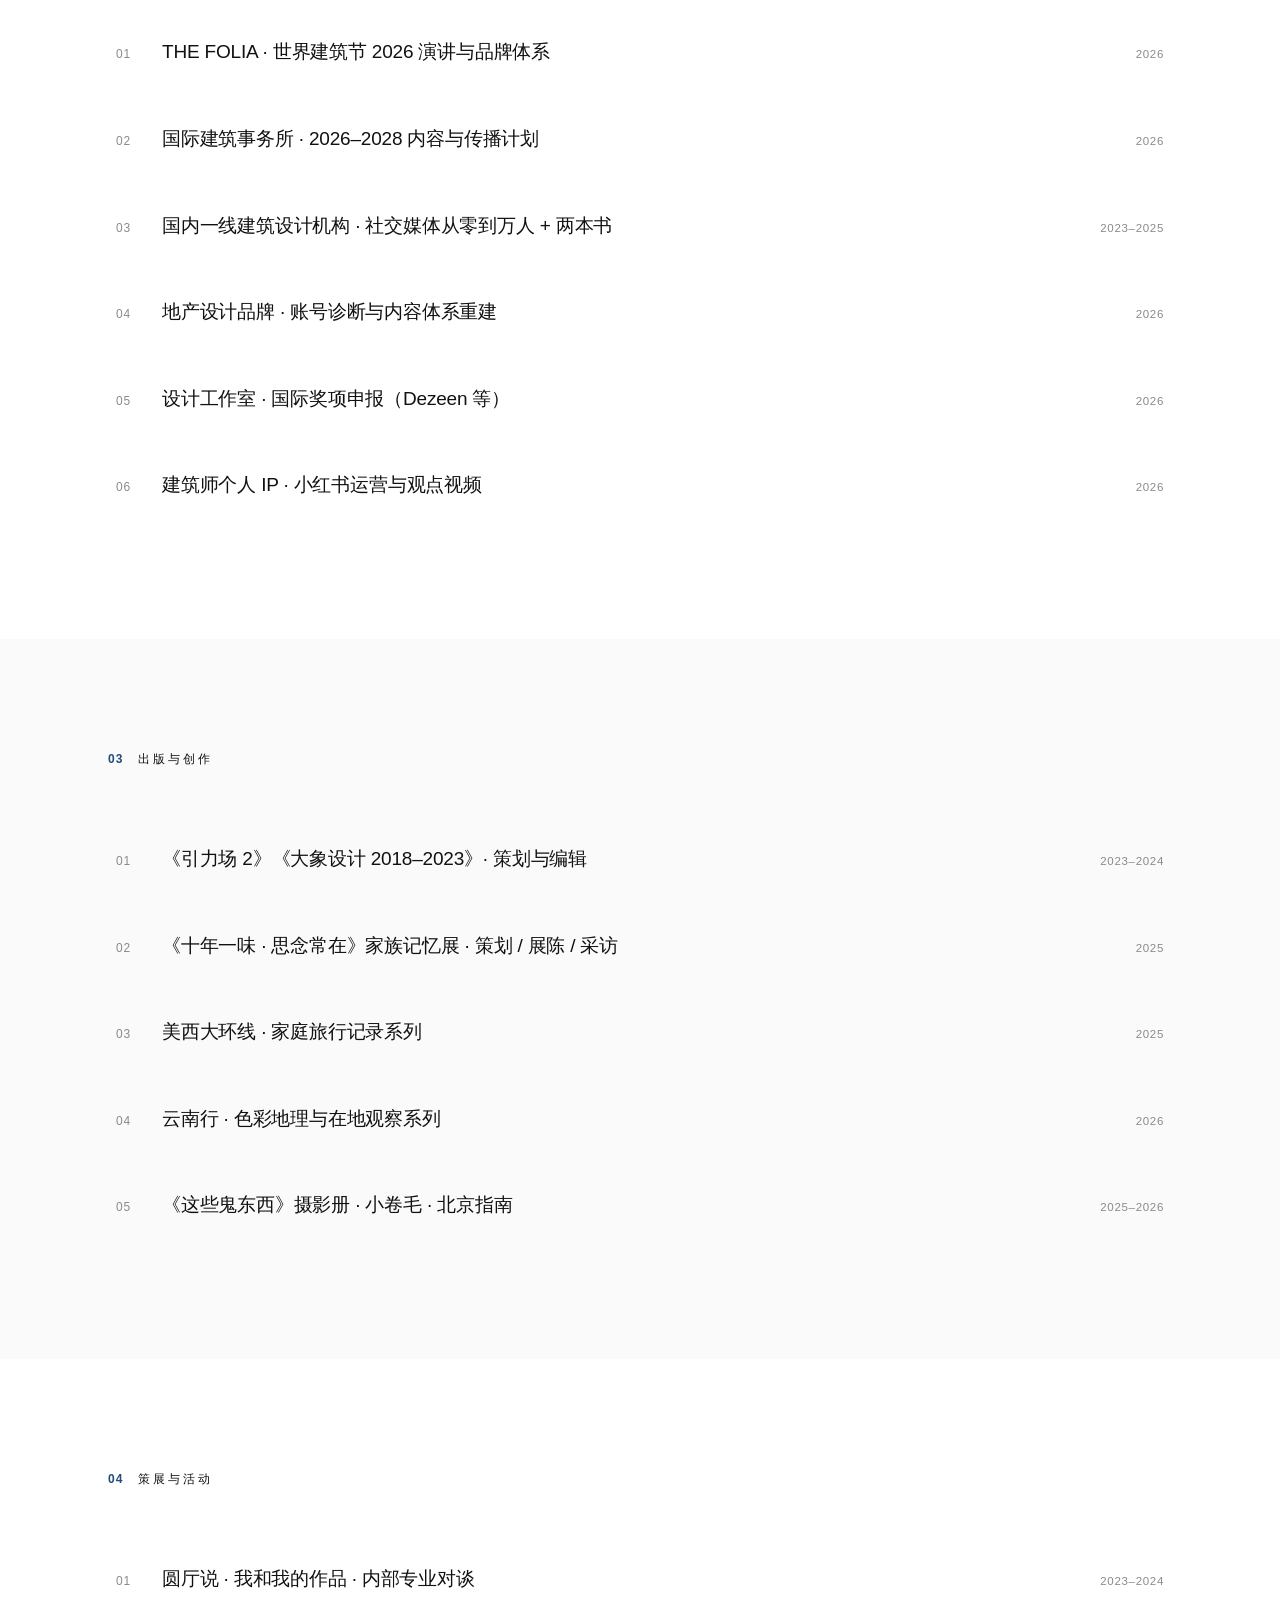
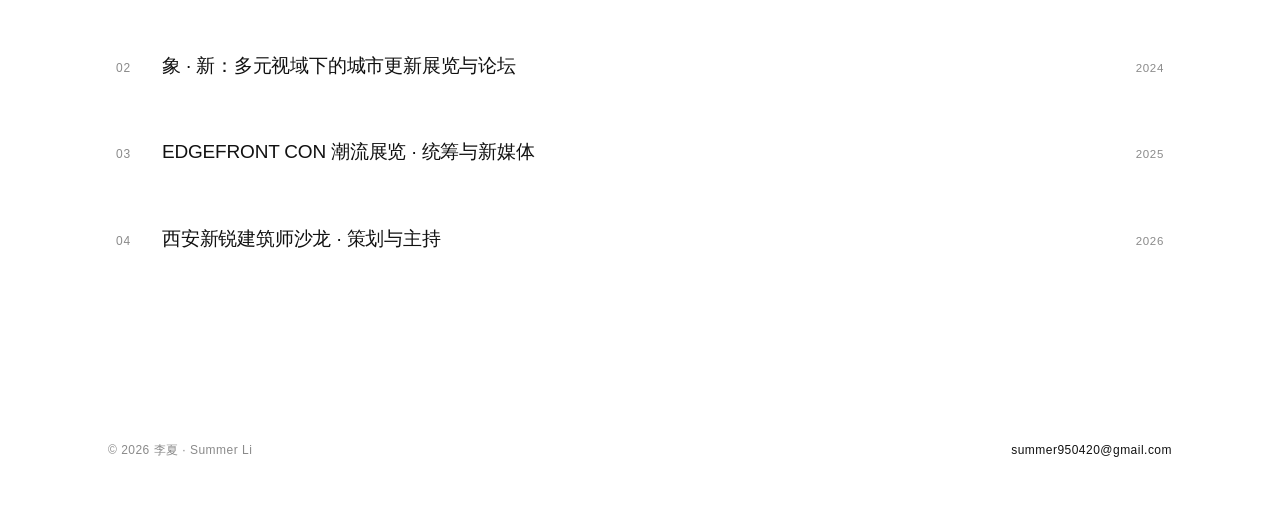
<file: works.html>
<!DOCTYPE html>
<html lang="zh" data-lang="zh">
<head>
<meta charset="UTF-8">
<meta name="viewport" content="width=device-width, initial-scale=1.0">
<title>作品 · Works — 李夏 Summer Li</title>
<link rel="stylesheet" href="css/style.css">
</head>
<body>

<header class="site-head">
  <div class="inner">
    <a class="brand" href="index.html">李夏<span class="cn">Summer Li</span></a>
    <nav class="nav">
      <a href="works.html" class="active"><span class="zh">作品</span><span class="en">Works</span></a>
      <a href="writing.html"><span class="zh">观察</span><span class="en">Writing</span></a>
      <a href="places.html"><span class="zh">地点</span><span class="en">Places</span></a>
      <a href="index.html#about"><span class="zh">关于</span><span class="en">About</span></a>
      <a href="mailto:summer950420@gmail.com"><span class="zh">联系</span><span class="en">Contact</span></a>
      <button class="lang-toggle" type="button">EN</button>
    </nav>
  </div>
</header>

<div class="page-head">
  <p class="kicker"><span class="zh">作品档案</span><span class="en">Work Archive</span></p>
  <h1>
    <span class="zh">做过的事，<br>以编号归档。</span>
    <span class="en">What I have done,<br>archived by number.</span>
  </h1>
</div>

<!-- 01 大师工作室系列 -->
<section class="section alt" style="padding-top:40px;">
  <div class="wrap">
    <div class="section-label"><span class="no">01</span><span class="zh">大师工作室系列</span><span class="en">Studio Visits</span></div>
    <p style="color:var(--gray);font-size:14px;margin-bottom:24px;max-width:40em;">
      <span class="zh">自主发起并拍摄的视频系列：走进建筑与设计事务所，探究每家的工作哲学与空间文化。2026 年起持续更新。</span>
      <span class="en">A self-initiated video series: stepping into architecture and design studios, exploring each practice's philosophy and spatial culture. Ongoing since 2026.</span>
    </p>
    <div class="grid-works">
      <a class="card" href="writing.html">
        <div class="thumb"><img src="images/studio_arata.jpg" alt="矶崎新工作室"></div>
        <p class="no"><span class="zh">第 01 期</span><span class="en">No.01</span></p>
        <p class="t">矶崎新 · 胡倩</p>
        <p class="m">2026</p>
      </a>
      <a class="card" href="writing.html">
        <div class="thumb"><img src="images/studio_aim.jpg" alt="AIM 恺慕"></div>
        <p class="no"><span class="zh">第 02 期</span><span class="en">No.02</span></p>
        <p class="t">AIM 恺慕</p>
        <p class="m">2026</p>
      </a>
      <a class="card" href="writing.html">
        <div class="thumb"><img src="images/studio_heatherwick.jpg" alt="Heatherwick Studio"></div>
        <p class="no"><span class="zh">第 03 期</span><span class="en">No.03</span></p>
        <p class="t">Heatherwick Studio</p>
        <p class="m">2026</p>
      </a>
      <a class="card" href="writing.html">
        <div class="thumb"><img src="images/studio_guo.jpg" alt="郭廖辉"></div>
        <p class="no"><span class="zh">第 04 期</span><span class="en">No.04</span></p>
        <p class="t">郭廖辉</p>
        <p class="m">2026</p>
      </a>
      <a class="card" href="writing.html">
        <div class="thumb"><img src="images/studio_base.jpg" alt="BASE 基本作业"></div>
        <p class="no"><span class="zh">第 05 期</span><span class="en">No.05</span></p>
        <p class="t">BASE 基本作业</p>
        <p class="m">2026</p>
      </a>
      <a class="card" href="writing.html">
        <div class="thumb"><img src="images/studio_goa.jpg" alt="goa 大象设计"></div>
        <p class="no"><span class="zh">更多期次</span><span class="en">More</span></p>
        <p class="t"><span class="zh">刘克成 · 超级理想 · goa · 迪卡 · BMZ</span><span class="en">Liu Jiakun · Super Idea · goa · Dika · BMZ</span></p>
        <p class="m"><span class="zh">第 06–10 期 · 持续更新</span><span class="en">No.06–10 · ongoing</span></p>
      </a>
    </div>
  </div>
</section>

<!-- 02 服务案例 -->
<section class="section">
  <div class="wrap">
    <div class="section-label"><span class="no">02</span><span class="zh">服务案例</span><span class="en">Client Work</span></div>
    <ul class="dir-list">
      <li>
        <a href="writing.html">
          <span class="no">01</span>
          <span class="t"><span class="zh">THE FOLIA · 世界建筑节 2026 演讲与品牌体系</span><span class="en">THE FOLIA · WAF 2026 keynote &amp; brand system</span></span>
          <span class="meta">2026</span>
        </a>
      </li>
      <li>
        <a href="writing.html">
          <span class="no">02</span>
          <span class="t"><span class="zh">国际建筑事务所 · 2026–2028 内容与传播计划</span><span class="en">International practice · content &amp; communications plan</span></span>
          <span class="meta">2026</span>
        </a>
      </li>
      <li>
        <a href="writing.html">
          <span class="no">03</span>
          <span class="t"><span class="zh">国内一线建筑设计机构 · 社交媒体从零到万人 + 两本书</span><span class="en">Leading design practice · social media from zero to 10k + two books</span></span>
          <span class="meta">2023–2025</span>
        </a>
      </li>
      <li>
        <a href="writing.html">
          <span class="no">04</span>
          <span class="t"><span class="zh">地产设计品牌 · 账号诊断与内容体系重建</span><span class="en">Developer design brand · account diagnosis &amp; rebuild</span></span>
          <span class="meta">2026</span>
        </a>
      </li>
      <li>
        <a href="writing.html">
          <span class="no">05</span>
          <span class="t"><span class="zh">设计工作室 · 国际奖项申报（Dezeen 等）</span><span class="en">Design studio · international awards application</span></span>
          <span class="meta">2026</span>
        </a>
      </li>
      <li>
        <a href="writing.html">
          <span class="no">06</span>
          <span class="t"><span class="zh">建筑师个人 IP · 小红书运营与观点视频</span><span class="en">Architect personal IP · social media &amp; opinion videos</span></span>
          <span class="meta">2026</span>
        </a>
      </li>
    </ul>
  </div>
</section>

<!-- 03 出版与创作 -->
<section class="section alt">
  <div class="wrap">
    <div class="section-label"><span class="no">03</span><span class="zh">出版与创作</span><span class="en">Publications &amp; Projects</span></div>
    <ul class="dir-list">
      <li>
        <a href="writing.html">
          <span class="no">01</span>
          <span class="t"><span class="zh">《引力场 2》《大象设计 2018–2023》· 策划与编辑</span><span class="en">"Gravity Field 2" &amp; "goa 2018–2023" · editing</span></span>
          <span class="meta">2023–2024</span>
        </a>
      </li>
      <li>
        <a href="writing.html">
          <span class="no">02</span>
          <span class="t"><span class="zh">《十年一味 · 思念常在》家族记忆展 · 策划 / 展陈 / 采访</span><span class="en">"A Taste of Ten Years" · curation &amp; exhibition</span></span>
          <span class="meta">2025</span>
        </a>
      </li>
      <li>
        <a href="writing.html">
          <span class="no">03</span>
          <span class="t"><span class="zh">美西大环线 · 家庭旅行记录系列</span><span class="en">US West loop · family travel record</span></span>
          <span class="meta">2025</span>
        </a>
      </li>
      <li>
        <a href="writing.html">
          <span class="no">04</span>
          <span class="t"><span class="zh">云南行 · 色彩地理与在地观察系列</span><span class="en">Yunnan · colour geography series</span></span>
          <span class="meta">2026</span>
        </a>
      </li>
      <li>
        <a href="writing.html">
          <span class="no">05</span>
          <span class="t"><span class="zh">《这些鬼东西》摄影册 · 小卷毛 · 北京指南</span><span class="en">Photobook · mascot · Beijing guide</span></span>
          <span class="meta">2025–2026</span>
        </a>
      </li>
    </ul>
  </div>
</section>

<!-- 04 策展与活动 -->
<section class="section">
  <div class="wrap">
    <div class="section-label"><span class="no">04</span><span class="zh">策展与活动</span><span class="en">Curation &amp; Events</span></div>
    <ul class="dir-list">
      <li>
        <a href="writing.html">
          <span class="no">01</span>
          <span class="t"><span class="zh">圆厅说 · 我和我的作品 · 内部专业对谈</span><span class="en">"Round Hall Talks" · internal dialogues</span></span>
          <span class="meta">2023–2024</span>
        </a>
      </li>
      <li>
        <a href="writing.html">
          <span class="no">02</span>
          <span class="t"><span class="zh">象 · 新：多元视域下的城市更新展览与论坛</span><span class="en">"Elephant · New" urban renewal forum</span></span>
          <span class="meta">2024</span>
        </a>
      </li>
      <li>
        <a href="writing.html">
          <span class="no">03</span>
          <span class="t"><span class="zh">EDGEFRONT CON 潮流展览 · 统筹与新媒体</span><span class="en">EDGEFRONT CON · production &amp; media</span></span>
          <span class="meta">2025</span>
        </a>
      </li>
      <li>
        <a href="writing.html">
          <span class="no">04</span>
          <span class="t"><span class="zh">西安新锐建筑师沙龙 · 策划与主持</span><span class="en">Xi'an emerging architects salon</span></span>
          <span class="meta">2026</span>
        </a>
      </li>
    </ul>
  </div>
</section>

<footer class="site-foot">
  <div>© 2026 <span class="zh">李夏 · Summer Li</span><span class="en">Li Xia · Summer Li</span></div>
  <div><a href="mailto:summer950420@gmail.com">summer950420@gmail.com</a></div>
</footer>

<script src="js/main.js"></script>
</body>
</html>
</file>
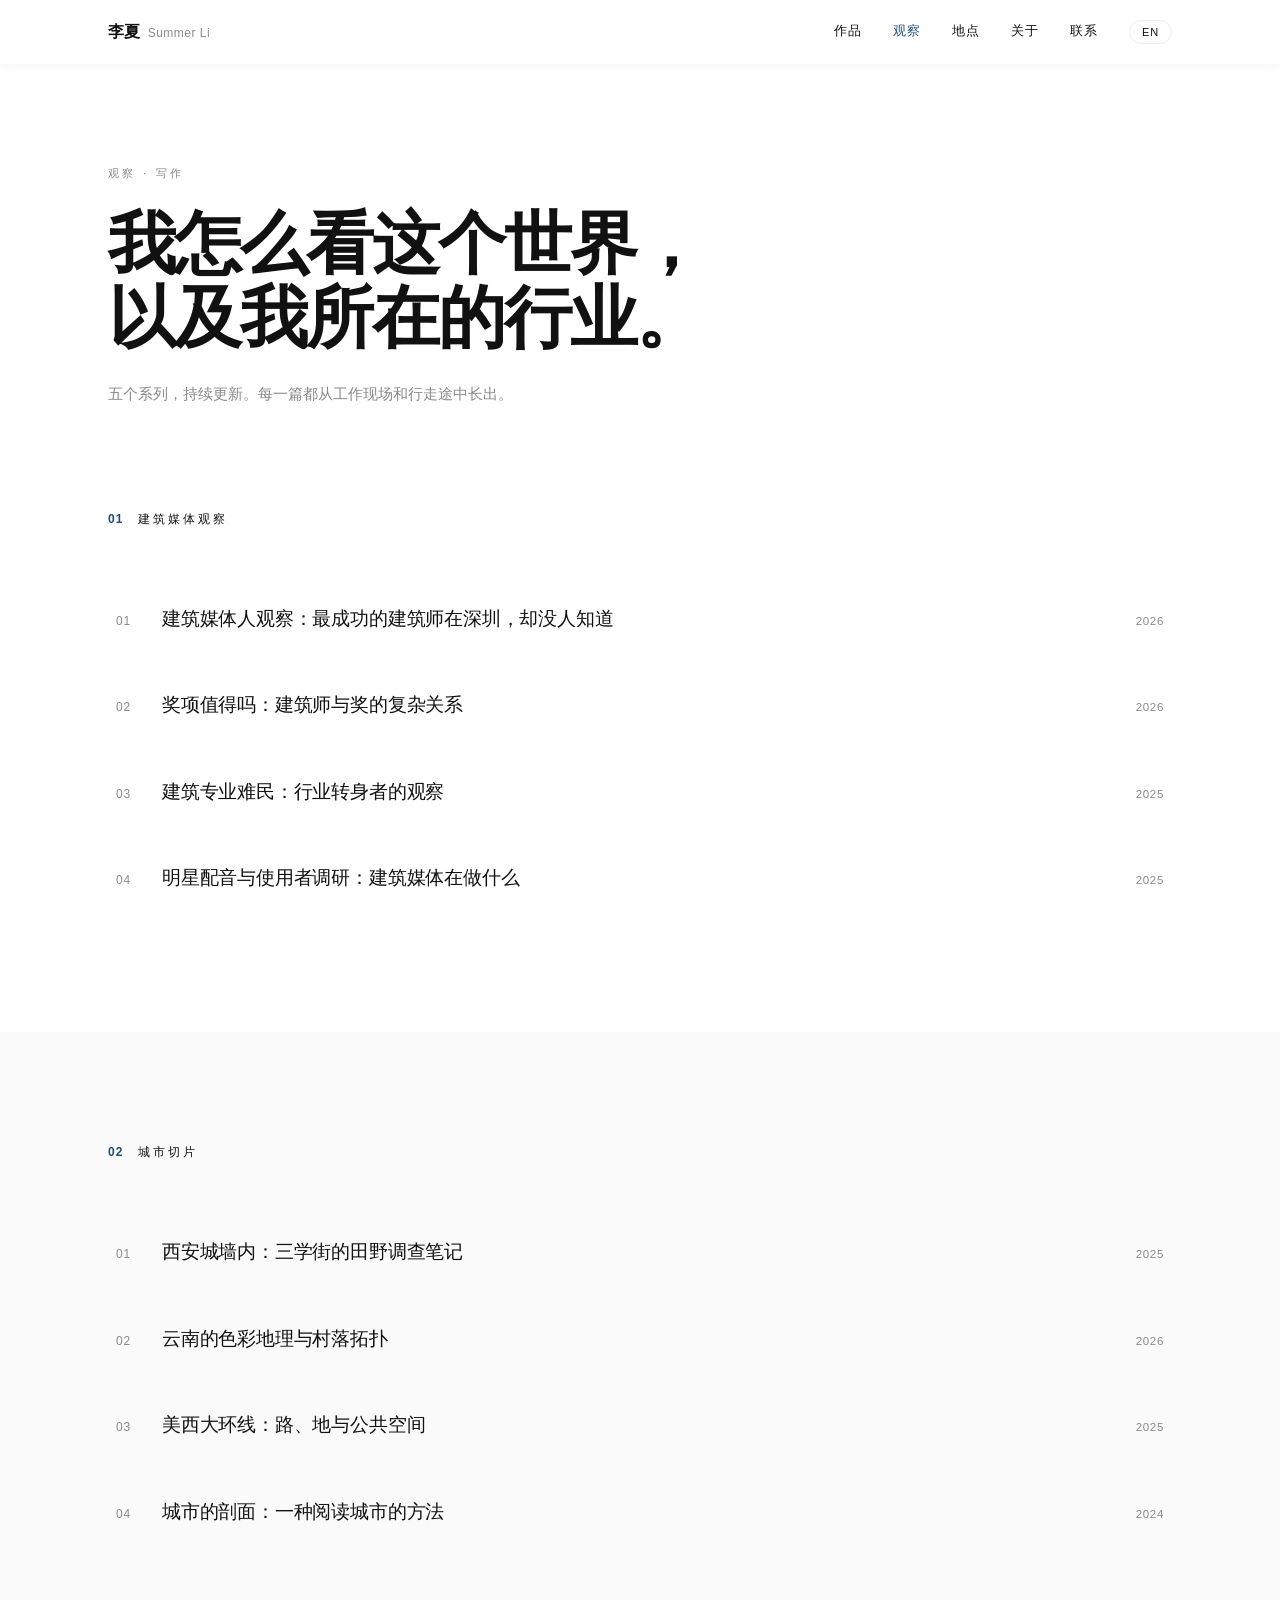
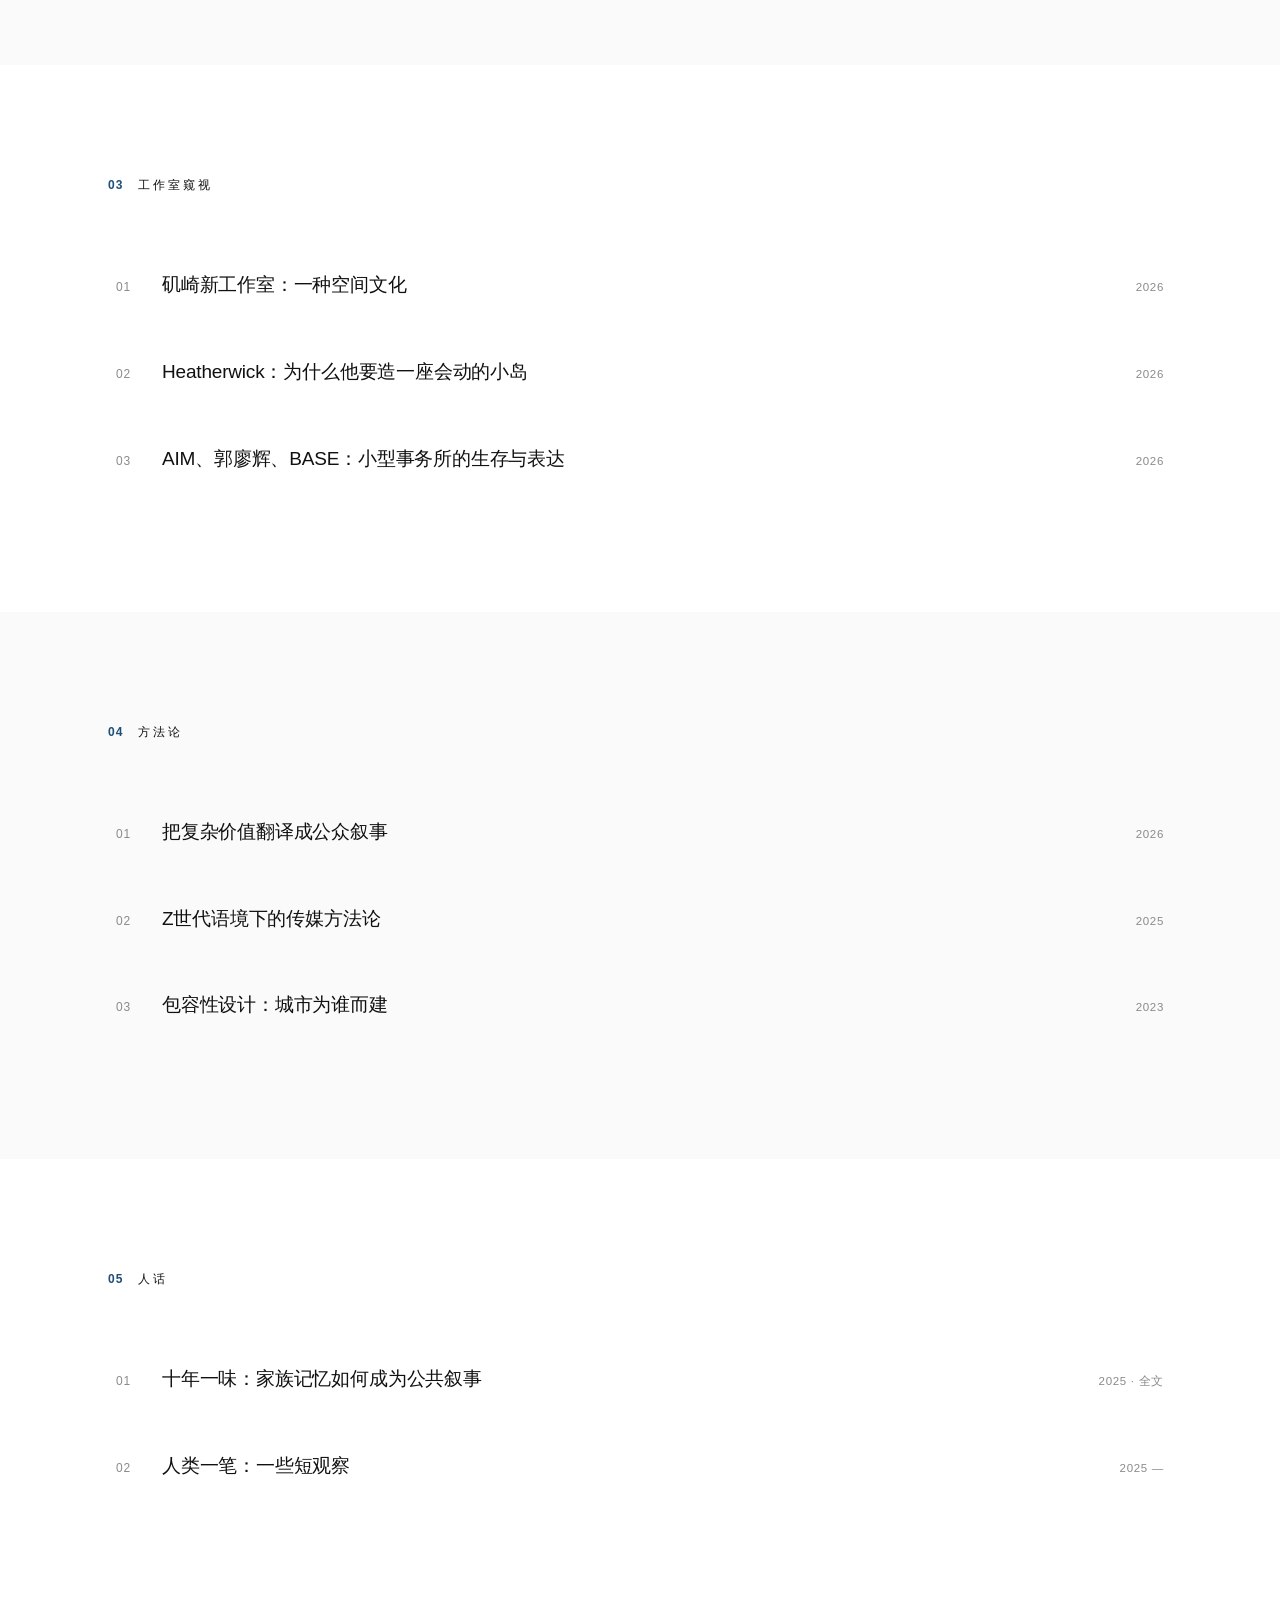
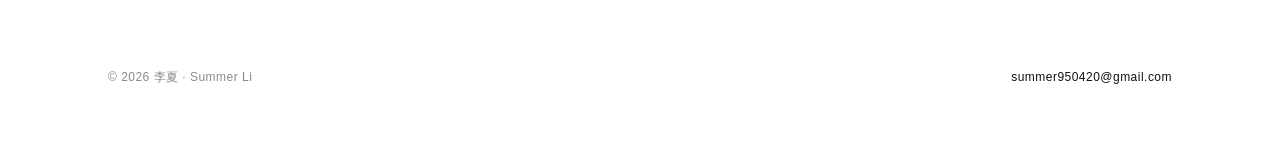
<file: writing.html>
<!DOCTYPE html>
<html lang="zh" data-lang="zh">
<head>
<meta charset="UTF-8">
<meta name="viewport" content="width=device-width, initial-scale=1.0">
<title>观察 · Writing — 李夏 Summer Li</title>
<link rel="stylesheet" href="css/style.css">
</head>
<body>

<header class="site-head">
  <div class="inner">
    <a class="brand" href="index.html">李夏<span class="cn">Summer Li</span></a>
    <nav class="nav">
      <a href="works.html"><span class="zh">作品</span><span class="en">Works</span></a>
      <a href="writing.html" class="active"><span class="zh">观察</span><span class="en">Writing</span></a>
      <a href="places.html"><span class="zh">地点</span><span class="en">Places</span></a>
      <a href="index.html#about"><span class="zh">关于</span><span class="en">About</span></a>
      <a href="mailto:summer950420@gmail.com"><span class="zh">联系</span><span class="en">Contact</span></a>
      <button class="lang-toggle" type="button">EN</button>
    </nav>
  </div>
</header>

<div class="page-head">
  <p class="kicker"><span class="zh">观察 · 写作</span><span class="en">Observations &amp; Writings</span></p>
  <h1>
    <span class="zh">我怎么看这个世界，<br>以及我所在的行业。</span>
    <span class="en">How I read the world,<br>and the industry I live in.</span>
  </h1>
  <p class="lead">
    <span class="zh">五个系列，持续更新。每一篇都从工作现场和行走途中长出。</span>
    <span class="en">Five series, growing continuously — each piece grown from working sites and walking roads.</span>
  </p>
</div>

<section class="section" style="padding-top:40px;">
  <div class="wrap">
    <div class="section-label"><span class="no">01</span><span class="zh">建筑媒体观察</span><span class="en">Media Watch</span></div>
    <ul class="dir-list">
      <li><a href="writing.html"><span class="no">01</span><span class="t"><span class="zh">建筑媒体人观察：最成功的建筑师在深圳，却没人知道</span><span class="en">Shenzhen's most successful architects nobody knows</span></span><span class="meta">2026</span></a></li>
      <li><a href="writing.html"><span class="no">02</span><span class="t"><span class="zh">奖项值得吗：建筑师与奖的复杂关系</span><span class="en">Are awards worth it?</span></span><span class="meta">2026</span></a></li>
      <li><a href="writing.html"><span class="no">03</span><span class="t"><span class="zh">建筑专业难民：行业转身者的观察</span><span class="en">Architecture refugees: on changing lanes</span></span><span class="meta">2025</span></a></li>
      <li><a href="writing.html"><span class="no">04</span><span class="t"><span class="zh">明星配音与使用者调研：建筑媒体在做什么</span><span class="en">What architecture media actually does</span></span><span class="meta">2025</span></a></li>
    </ul>
  </div>
</section>

<section class="section alt">
  <div class="wrap">
    <div class="section-label"><span class="no">02</span><span class="zh">城市切片</span><span class="en">City Slices</span></div>
    <ul class="dir-list">
      <li><a href="writing.html"><span class="no">01</span><span class="t"><span class="zh">西安城墙内：三学街的田野调查笔记</span><span class="en">Inside Xi'an's wall: field notes from Sanxue Street</span></span><span class="meta">2025</span></a></li>
      <li><a href="writing.html"><span class="no">02</span><span class="t"><span class="zh">云南的色彩地理与村落拓扑</span><span class="en">Colour geography of Yunnan</span></span><span class="meta">2026</span></a></li>
      <li><a href="writing.html"><span class="no">03</span><span class="t"><span class="zh">美西大环线：路、地与公共空间</span><span class="en">The West loop: road, land and public space</span></span><span class="meta">2025</span></a></li>
      <li><a href="writing.html"><span class="no">04</span><span class="t"><span class="zh">城市的剖面：一种阅读城市的方法</span><span class="en">Sections of the city: a way of reading</span></span><span class="meta">2024</span></a></li>
    </ul>
  </div>
</section>

<section class="section">
  <div class="wrap">
    <div class="section-label"><span class="no">03</span><span class="zh">工作室窥视</span><span class="en">Studio Peek</span></div>
    <ul class="dir-list">
      <li><a href="writing.html"><span class="no">01</span><span class="t"><span class="zh">矶崎新工作室：一种空间文化</span><span class="en">Arata Isozaki's studio: a spatial culture</span></span><span class="meta">2026</span></a></li>
      <li><a href="writing.html"><span class="no">02</span><span class="t"><span class="zh">Heatherwick：为什么他要造一座会动的小岛</span><span class="en">Heatherwick: why build a moving island</span></span><span class="meta">2026</span></a></li>
      <li><a href="writing.html"><span class="no">03</span><span class="t"><span class="zh">AIM、郭廖辉、BASE：小型事务所的生存与表达</span><span class="en">AIM, Guo Liaohui, BASE: small practice survival</span></span><span class="meta">2026</span></a></li>
    </ul>
  </div>
</section>

<section class="section alt">
  <div class="wrap">
    <div class="section-label"><span class="no">04</span><span class="zh">方法论</span><span class="en">Method</span></div>
    <ul class="dir-list">
      <li><a href="writing.html"><span class="no">01</span><span class="t"><span class="zh">把复杂价值翻译成公众叙事</span><span class="en">Translating complex value into public narrative</span></span><span class="meta">2026</span></a></li>
      <li><a href="writing.html"><span class="no">02</span><span class="t"><span class="zh">Z世代语境下的传媒方法论</span><span class="en">Media methods in the Z-generation context</span></span><span class="meta">2025</span></a></li>
      <li><a href="writing.html"><span class="no">03</span><span class="t"><span class="zh">包容性设计：城市为谁而建</span><span class="en">Inclusive design: who is the city for</span></span><span class="meta">2023</span></a></li>
    </ul>
  </div>
</section>

<section class="section">
  <div class="wrap">
    <div class="section-label"><span class="no">05</span><span class="zh">人话</span><span class="en">Notes</span></div>
    <ul class="dir-list">
      <li><a href="shi-nian-yi-wei.html"><span class="no">01</span><span class="t"><span class="zh">十年一味：家族记忆如何成为公共叙事</span><span class="en">A Taste of Ten Years: family memory as narrative</span></span><span class="meta">2025 · <span class="zh">全文</span><span class="en">Full text</span></span></a></li>
      <li><a href="writing.html"><span class="no">02</span><span class="t"><span class="zh">人类一笔：一些短观察</span><span class="en">A human stroke: short observations</span></span><span class="meta">2025 —</span></a></li>
    </ul>
  </div>
</section>

<footer class="site-foot">
  <div>© 2026 <span class="zh">李夏 · Summer Li</span><span class="en">Li Xia · Summer Li</span></div>
  <div><a href="mailto:summer950420@gmail.com">summer950420@gmail.com</a></div>
</footer>

<script src="js/main.js"></script>
</body>
</html>
</file>
<file: css/style.css>
/* 个人网站 · 国际媒体感设计系统
   白底、墨黑、一色强调；大写小标签、紧字距大标题、细线目录 */

:root {
  --ink: #111111;
  --gray: #8a8a8a;
  --line: #ececec;
  --paper: #ffffff;
  --accent: #1f4e79;
  --accent-soft: #f2f6fa;
  --sans: "Helvetica Neue", Helvetica, Arial, -apple-system, BlinkMacSystemFont, "PingFang SC", "Hiragino Sans GB", "Microsoft YaHei", sans-serif;
  --maxw: 1120px;
  --colw: 700px;
}

* { margin: 0; padding: 0; box-sizing: border-box; }
html { scroll-behavior: smooth; }
body {
  font-family: var(--sans);
  color: var(--ink);
  background: var(--paper);
  line-height: 1.75;
  font-size: 15px;
  -webkit-font-smoothing: antialiased;
}
a { color: inherit; }
img { display: block; }

/* ============ 顶栏 ============ */
.site-head {
  position: sticky; top: 0; z-index: 50;
  background: rgba(255, 255, 255, 0.94);
  backdrop-filter: blur(10px);
  box-shadow: 0 1px 12px rgba(0, 0, 0, 0.05);
}
.site-head .inner {
  max-width: var(--maxw); margin: 0 auto;
  display: flex; align-items: center; justify-content: space-between;
  padding: 18px 28px;
}
.brand { font-size: 16px; font-weight: 700; letter-spacing: -0.01em; text-decoration: none; color: var(--ink); }
.brand .cn { color: var(--gray); font-weight: 400; font-size: 12px; margin-left: 8px; letter-spacing: 0.04em; }
.nav { display: flex; gap: 30px; align-items: center; }
.nav a { text-decoration: none; color: var(--ink); font-size: 12.5px; letter-spacing: 0.12em; text-transform: uppercase; }
.nav a:hover { color: var(--accent); }
.nav a.active { color: var(--accent); }
.lang-toggle {
  border: 1px solid var(--line); background: none;
  font-size: 11px; padding: 5px 12px; border-radius: 999px;
  cursor: pointer; color: var(--ink); font-family: var(--sans);
  letter-spacing: 0.08em;
}
.lang-toggle:hover { border-color: var(--accent); color: var(--accent); }

/* ============ 版面 ============ */
.wrap { max-width: var(--maxw); margin: 0 auto; padding: 0 28px; }
.section { padding: 110px 0; }
.section.alt { background: #fafafa; }

/* 小节标签：编号 + 大写英文 + 细线 */
.section-label {
  display: flex; align-items: baseline; gap: 14px;
  font-size: 12px; color: var(--gray);
  letter-spacing: 0.26em; text-transform: uppercase;
  margin-bottom: 46px;
}
.section-label .no { font-size: 12px; color: var(--accent); letter-spacing: 0.1em; font-weight: 600; }
.section-label .zh, .section-label .en { font-weight: 500; color: var(--ink); }

/* ============ 首页 hero ============ */
.hero { padding: 120px 28px 96px; max-width: var(--maxw); margin: 0 auto; }
.hero .kicker {
  font-size: 11px; color: var(--gray); letter-spacing: 0.3em;
  text-transform: uppercase; margin-bottom: 30px;
}
.hero h1 {
  font-weight: 700; letter-spacing: -0.035em;
  font-size: clamp(44px, 7.2vw, 84px); line-height: 1.04;
  max-width: 11em;
}
.hero h1 .dim { color: var(--gray); }
.hero .sub { margin-top: 34px; font-size: 15.5px; color: var(--gray); max-width: 36em; line-height: 1.9; }
.hero .sub b { color: var(--ink); font-weight: 600; }
.hero .meta-row { margin-top: 64px; display: flex; gap: 72px; flex-wrap: wrap; }
.hero .meta-row .cell { font-size: 11px; color: var(--gray); letter-spacing: 0.14em; text-transform: uppercase; }
.hero .meta-row .cell b { display: block; font-size: 24px; font-weight: 600; color: var(--ink); letter-spacing: -0.01em; text-transform: none; margin-top: 6px; }

/* ============ 目录列表（写作 / 案例） ============ */
.dir-list { list-style: none; }
.dir-list a {
  display: flex; align-items: baseline; gap: 26px;
  padding: 30px 8px; text-decoration: none; color: var(--ink);
  transition: background 0.25s ease;
  border-radius: 4px;
}
.dir-list a:hover { background: var(--accent-soft); }
.dir-list .no { font-size: 12px; color: var(--gray); width: 3ch; flex: none; letter-spacing: 0.06em; }
.dir-list .t { font-size: 19px; font-weight: 500; letter-spacing: -0.01em; line-height: 1.4; transition: color 0.2s; }
.dir-list a:hover .t { color: var(--accent); }
.dir-list .meta { margin-left: auto; font-size: 11.5px; color: var(--gray); text-align: right; flex: none; letter-spacing: 0.06em; }
.dir-list .meta .full { color: var(--accent); }

/* ============ 作品网格 ============ */
.grid-works { display: grid; grid-template-columns: repeat(3, 1fr); gap: 34px 28px; }
.grid-works .card { text-decoration: none; color: var(--ink); }
.grid-works .thumb {
  aspect-ratio: 4 / 3; overflow: hidden; background: var(--accent-soft);
}
.grid-works .thumb img { width: 100%; height: 100%; object-fit: cover; transition: transform 0.5s ease; }
.grid-works .card:hover .thumb img { transform: scale(1.04); }
.grid-works .no { font-size: 11px; color: var(--gray); letter-spacing: 0.2em; margin-top: 16px; }
.grid-works .t { margin-top: 6px; font-size: 17px; font-weight: 600; letter-spacing: -0.01em; }
.grid-works .m { font-size: 11.5px; color: var(--gray); margin-top: 4px; letter-spacing: 0.06em; }
@media (max-width: 800px) { .grid-works { grid-template-columns: 1fr 1fr; } }
@media (max-width: 520px) { .grid-works { grid-template-columns: 1fr; } }

/* ============ 地点横幅 ============ */
.map-banner {
  display: flex; align-items: center; gap: 40px;
  background: var(--ink); color: #fff; padding: 56px 48px;
  transition: background 0.3s;
}
.map-banner:hover { background: var(--accent); }
.map-banner .t { font-size: 26px; font-weight: 600; letter-spacing: -0.01em; line-height: 1.4; }
.map-banner .m { margin-top: 12px; font-size: 13px; color: rgba(255,255,255,0.65); }
.map-banner .go {
  margin-left: auto; text-decoration: none; color: #fff;
  border: 1px solid rgba(255,255,255,0.4); border-radius: 999px;
  padding: 12px 26px; font-size: 12px; letter-spacing: 0.14em;
  white-space: nowrap; text-transform: uppercase;
}
.map-banner .go:hover { background: #fff; color: var(--ink); border-color: #fff; }

/* ============ 正在做的事 ============ */
.now-list { list-style: none; }
.now-list li { display: flex; gap: 24px; padding: 24px 4px; align-items: baseline; }
.now-list .tag {
  flex: none; font-size: 10.5px; color: var(--accent);
  border: 1px solid var(--accent); border-radius: 999px;
  padding: 3px 12px; letter-spacing: 0.14em; text-transform: uppercase;
}
.now-list .t { font-size: 17px; font-weight: 500; }
.now-list .m { margin-left: auto; font-size: 11.5px; color: var(--gray); letter-spacing: 0.06em; }

/* ============ 关于 / 时间线 ============ */
.about-grid { display: grid; grid-template-columns: 1.25fr 1fr; gap: 64px; }
.about-grid .t { font-size: 21px; font-weight: 500; line-height: 1.7; letter-spacing: -0.01em; }
.about-grid .p { color: var(--gray); font-size: 14px; margin-top: 20px; line-height: 1.9; }
.timeline { list-style: none; margin-top: 4px; }
.timeline li {
  display: flex; gap: 20px; padding: 14px 0; font-size: 14px;
}
.timeline .y { color: var(--accent); font-weight: 600; width: 5ch; flex: none; letter-spacing: 0.04em; }
.timeline .route { margin-top: 18px; font-size: 12px; color: var(--gray); letter-spacing: 0.14em; text-transform: uppercase; }

/* ============ 页脚 ============ */
.site-foot {
  padding: 48px 28px 60px; max-width: var(--maxw); margin: 0 auto;
  display: flex; justify-content: space-between; flex-wrap: wrap; gap: 16px;
  color: var(--gray); font-size: 12px; letter-spacing: 0.04em;
}
.site-foot a { color: var(--ink); text-decoration: none; }
.site-foot a:hover { color: var(--accent); }

/* ============ 内页页头 ============ */
.page-head { max-width: var(--maxw); margin: 0 auto; padding: 100px 28px 60px; }
.page-head .kicker {
  font-size: 11px; color: var(--gray); letter-spacing: 0.3em;
  text-transform: uppercase; margin-bottom: 24px;
}
.page-head h1 {
  font-weight: 700; letter-spacing: -0.03em;
  font-size: clamp(40px, 6vw, 68px); line-height: 1.08;
  max-width: 14em;
}
.page-head .lead { margin-top: 26px; color: var(--gray); font-size: 15px; max-width: 38em; line-height: 1.9; }

/* ============ 文章页 ============ */
.post-head { max-width: var(--colw); margin: 0 auto; padding: 90px 24px 16px; }
.post-head .series {
  font-size: 11px; color: var(--accent); letter-spacing: 0.28em;
  text-transform: uppercase;
}
.post-head h1 { font-weight: 700; letter-spacing: -0.025em; font-size: clamp(32px, 5vw, 52px); line-height: 1.18; margin: 20px 0 12px; }
.post-head .meta { font-size: 12px; color: var(--gray); letter-spacing: 0.1em; }
.post-head .lead { margin-top: 30px; font-size: 15px; color: var(--gray); border-left: 2px solid var(--accent); padding-left: 18px; line-height: 1.9; }
.post-body { max-width: var(--colw); margin: 0 auto; padding: 44px 24px 100px; }
.post-body p { margin-bottom: 1.7em; font-size: 16.5px; line-height: 2.05; }
.post-body .sec { font-weight: 700; font-size: 15px; letter-spacing: 0.24em; text-transform: uppercase; color: var(--accent); margin: 3em 0 1em; }
.post-body .dedication { margin-top: 3.4em; font-size: 18px; font-weight: 500; line-height: 1.9; }
.post-foot { max-width: var(--colw); margin: 0 auto; padding: 40px 24px 90px; display: flex; justify-content: space-between; flex-wrap: wrap; gap: 12px; }
.post-foot a { color: var(--ink); text-decoration: none; font-size: 13px; letter-spacing: 0.04em; }
.post-foot a:hover { color: var(--accent); }

/* ============ 地点地图页 ============ */
.places-layout { display: grid; grid-template-columns: 330px 1fr; height: calc(100vh - 61px); }
.places-side { overflow-y: auto; padding: 34px 24px 50px; background: #fafafa; }
.places-side h2 { font-size: 15px; font-weight: 700; letter-spacing: -0.01em; }
.places-side .hint { font-size: 11px; color: var(--gray); letter-spacing: 0.08em; margin: 8px 0 22px; }
.place-list { list-style: none; }

.place-list button {
  width: 100%; text-align: left; background: none; border: none;
  padding: 15px 6px; cursor: pointer; font-family: var(--sans);
  display: flex; align-items: baseline; gap: 14px;
  transition: padding 0.25s ease;
}
.place-list button:hover { background: var(--accent-soft); }
.place-list .n { font-size: 11.5px; color: var(--gray); letter-spacing: 0.06em; }
.place-list .p { font-size: 15.5px; font-weight: 500; color: var(--ink); }
.place-list .y { margin-left: auto; font-size: 11px; color: var(--gray); letter-spacing: 0.06em; }
#map { position: relative; }
#map .leaflet-container { width: 100%; height: 100%; background: #f4f4f2; }
.map-controls { position: absolute; z-index: 1000; right: 18px; top: 18px; }
.map-controls button {
  background: #fff; border: 1px solid var(--line); border-radius: 2px;
  padding: 9px 16px; font-size: 11px; letter-spacing: 0.1em; text-transform: uppercase;
  cursor: pointer; color: var(--ink); font-family: var(--sans);
  box-shadow: 0 1px 3px rgba(0,0,0,0.08);
}
.map-controls button:hover { color: var(--accent); border-color: var(--accent); }
.leaflet-popup-content { font-family: var(--sans); }
.leaflet-popup-content .pt { font-size: 16px; font-weight: 600; margin-bottom: 2px; letter-spacing: -0.01em; }
.leaflet-popup-content .py { font-size: 11px; color: var(--gray); letter-spacing: 0.08em; }
.leaflet-popup-content .pd { font-size: 12.5px; margin-top: 8px; max-width: 250px; line-height: 1.7; }
.leaflet-popup-content img { width: 240px; max-height: 170px; object-fit: cover; display: block; margin-bottom: 10px; }

/* 地图标记 */
.place-dot {
  background: var(--ink); border-radius: 50%; color: #fff;
  font-size: 11px; display: flex; align-items: center; justify-content: center;
  border: 2px solid #fff; box-shadow: 0 1px 4px rgba(0,0,0,0.3);
  font-family: var(--sans); font-weight: 600;
}

/* ============ 语言切换 ============ */
[data-lang="zh"] .en { display: none; }
[data-lang="en"] .zh { display: none; }

/* ============ 冲击力改版 ============ */
/* 滚动进场动画 */
.reveal { opacity: 0; transform: translateY(26px); transition: opacity 0.7s ease, transform 0.7s ease; }
.reveal.in { opacity: 1; transform: none; }

/* 超大标题页首 */
.hero-big {
  min-height: 92vh;
  display: flex; align-items: center; gap: 60px;
  max-width: var(--maxw); margin: 0 auto;
  padding: 110px 28px 90px;
}
.hero-big .left { flex: 1.15; }
.hero-big .right { flex: 1; }
.hero-big h1 {
  font-weight: 800; letter-spacing: -0.04em;
  font-size: clamp(56px, 9vw, 108px); line-height: 0.98;
}
.hero-big h1 .dim { color: var(--gray); }
.hero-big .right .frame { overflow: hidden; border-radius: 3px; }
.hero-big .right img { width: 100%; display: block; }
.hero-big .caption { margin-top: 12px; font-size: 11px; color: var(--gray); letter-spacing: 0.16em; text-transform: uppercase; }
@media (max-width: 860px) { .hero-big { flex-direction: column; padding-top: 70px; } }

/* 错落网格 */
.grid-masonry { display: grid; grid-template-columns: repeat(12, 1fr); gap: 26px; }
.grid-masonry .cell { position: relative; }
.g1 { grid-column: span 5; }
.g2 { grid-column: span 7; margin-top: 70px; }
.g3 { grid-column: span 6; }
.g4 { grid-column: span 6; margin-top: 40px; }
.grid-masonry .frame { overflow: hidden; border-radius: 3px; }
.grid-masonry .frame img { width: 100%; height: 100%; object-fit: cover; transition: transform 0.6s ease; }
.grid-masonry a:hover .frame img { transform: scale(1.05); }
.grid-masonry .cap { margin-top: 12px; }
.grid-masonry .cap .t { font-size: 17px; font-weight: 700; letter-spacing: -0.01em; }
.grid-masonry .cap .m { font-size: 11px; color: var(--gray); letter-spacing: 0.14em; text-transform: uppercase; margin-top: 3px; }
.grid-masonry a { text-decoration: none; color: var(--ink); }
@media (max-width: 860px) { .grid-masonry { grid-template-columns: 1fr; } .g1,.g2,.g3,.g4 { grid-column: span 1; margin-top: 0; } }

/* 视频区 */
.video-block { max-width: var(--maxw); margin: 0 auto; padding: 0 28px; }
.video-block video { width: 100%; border-radius: 3px; display: block; }
.video-block .cap { margin-top: 14px; font-size: 11px; color: var(--gray); letter-spacing: 0.16em; text-transform: uppercase; }

/* 超大编号 */
.big-no { font-size: 72px; font-weight: 800; line-height: 1; color: var(--ink); letter-spacing: -0.03em; }
.big-no small { font-size: 18px; color: var(--gray); font-weight: 500; margin-left: 10px; letter-spacing: 0.06em; }

/* 作品页错落网格大图 */
.grid-hero-works { display: grid; grid-template-columns: repeat(2, 1fr); gap: 30px; }
.grid-hero-works .big { grid-column: span 2; }
.grid-hero-works .frame { overflow: hidden; border-radius: 3px; }
.grid-hero-works img { width: 100%; height: 100%; object-fit: cover; transition: transform 0.6s ease; }
.grid-hero-works a:hover img { transform: scale(1.04); }
@media (max-width: 860px) { .grid-hero-works { grid-template-columns: 1fr; } .grid-hero-works .big { grid-column: span 1; } }

/* ============ 叙事者版本：封面 / 序言 / 章节 ============ */
.cover {
  min-height: 90vh;
  display: flex; flex-direction: column; justify-content: center;
  max-width: var(--maxw); margin: 0 auto;
  padding: 130px 28px 70px;
}
.cover .kicker { font-size: 12px; color: var(--gray); letter-spacing: 0.34em; text-transform: uppercase; margin-bottom: 34px; }
.cover h1 {
  font-weight: 900; letter-spacing: -0.045em;
  font-size: clamp(60px, 10.5vw, 128px); line-height: 0.94;
}
.cover h1 .dim { color: var(--gray); }
.cover .rule {
  margin-top: 44px; font-size: 16px; color: var(--gray);
  max-width: 34em; line-height: 2;
}
.cover .scroll-hint { margin-top: 70px; font-size: 11px; color: var(--gray); letter-spacing: 0.3em; text-transform: uppercase; }

/* 序言：第一人称 */
.preface {
  max-width: var(--maxw); margin: 0 auto;
  padding: 40px 28px 120px;
  display: grid; grid-template-columns: 1.15fr 1fr; gap: 70px; align-items: start;
}
.preface .talk { font-size: clamp(19px, 2.3vw, 25px); font-weight: 500; line-height: 1.9; letter-spacing: -0.005em; }
.preface .talk em { font-style: normal; color: var(--accent); }
.preface .frame { overflow: hidden; border-radius: 3px; }
.preface .frame img { width: 100%; display: block; }
.preface .cap { margin-top: 10px; font-size: 11px; color: var(--gray); letter-spacing: 0.16em; text-transform: uppercase; }
.preface .nums { margin-top: 46px; display: flex; gap: 60px; flex-wrap: wrap; }
.preface .nums .cell { font-size: 11px; color: var(--gray); letter-spacing: 0.14em; text-transform: uppercase; }
.preface .nums .cell b { display: block; font-size: 30px; font-weight: 800; color: var(--ink); letter-spacing: -0.02em; margin-top: 4px; text-transform: none; }
@media (max-width: 860px) { .preface { grid-template-columns: 1fr; } }

/* 章节 */
.chapter { padding: 115px 0; }
.chapter.tint { background: #f6f6f4; }
.chapter.dark { background: var(--ink); color: #fff; }
.ch-head { display: flex; align-items: baseline; gap: 20px; margin-bottom: 48px; max-width: var(--maxw); margin-left: auto; margin-right: auto; padding: 0 28px; }
.ch-head .no { font-size: 13px; font-weight: 700; letter-spacing: 0.24em; color: var(--accent); }
.ch-head .t { font-size: clamp(30px, 3.6vw, 44px); font-weight: 800; letter-spacing: -0.02em; }
.ch-head .en { margin-left: auto; font-size: 12px; color: var(--gray); letter-spacing: 0.2em; text-transform: uppercase; }
.chapter.dark .ch-head .en { color: rgba(255,255,255,0.5); }
.chapter.dark .ch-head .no { color: #8fb3d9; }

/* 章节内文字配色（深色区） */
.chapter.dark a { color: #fff; }
.chapter.dark .sub { color: rgba(255,255,255,0.6); }

/* 正在写 · 期刊式 */
.serial { list-style: none; max-width: var(--maxw); margin: 0 auto; padding: 0 28px; }
.serial li { display: flex; gap: 26px; padding: 30px 4px; align-items: baseline; }
.serial .no { font-size: 12px; color: var(--gray); width: 4ch; letter-spacing: 0.08em; }
.serial .t { font-size: 21px; font-weight: 700; letter-spacing: -0.01em; }
.serial .meta { margin-left: auto; font-size: 11.5px; color: var(--gray); letter-spacing: 0.08em; }
.serial a { text-decoration: none; color: var(--ink); display: flex; gap: 26px; align-items: baseline; width: 100%; }
.serial a:hover .t { color: var(--accent); }
.chapter.dark .serial a { color: #fff; }

/* 深色地图入口 */
.map-enter { max-width: var(--maxw); margin: 0 auto; padding: 20px 28px 0; }
.map-enter .t { font-size: clamp(26px, 3.4vw, 40px); font-weight: 800; letter-spacing: -0.02em; line-height: 1.35; }
.map-enter .t em { font-style: normal; color: #8fb3d9; }
.map-enter .go {
  display: inline-block; margin-top: 34px; color: #fff;
  border: 1px solid rgba(255,255,255,0.45); border-radius: 999px;
  padding: 14px 30px; font-size: 12px; letter-spacing: 0.16em;
  text-transform: uppercase; text-decoration: none;
  transition: background 0.3s;
}
.map-enter .go:hover { background: var(--accent); border-color: var(--accent); }

/* ============ 平面图世界：首页 ============ */
.plan-world { max-width: var(--maxw); margin: 0 auto; padding: 90px 28px 40px; }
.plan-world .kicker { font-size: 12px; color: var(--gray); letter-spacing: 0.3em; text-transform: uppercase; }
.plan-world h1 { font-weight: 900; letter-spacing: -0.04em; font-size: clamp(40px, 6vw, 72px); line-height: 1.05; margin: 18px 0 10px; }
.plan-world .sub { color: var(--gray); font-size: 14.5px; max-width: 40em; line-height: 1.9; }

.studio-layout { display: grid; grid-template-columns: 1fr 250px; gap: 0; margin-top: 44px; border: 1px solid #d8d8d2; border-radius: 3px; overflow: hidden; }
@media (max-width: 900px) { .studio-layout { grid-template-columns: 1fr; } }

/* 图纸画布 */
.plan-canvas { background: #fbfbf7; padding: 26px; }
.plan-canvas svg { width: 100%; height: auto; display: block; }

/* Adobe 式图层面板 */
.layers-panel { background: #f7f7f4; border-left: 1px solid #d8d8d2; display: flex; flex-direction: column; }
.layers-panel .phead {
  background: #2e2e2e; color: #fff; font-size: 11px; letter-spacing: 0.16em;
  text-transform: uppercase; padding: 10px 14px; display: flex; justify-content: space-between; align-items: center;
}
.layers-panel .phead .cnt { background: #4a4a4a; border-radius: 999px; font-size: 10px; padding: 1px 8px; letter-spacing: 0.05em; }
.layer-row {
  display: flex; align-items: center; gap: 10px;
  padding: 11px 14px; cursor: pointer; border-bottom: 1px solid #e6e6e0;
  user-select: none;
}
.layer-row:hover { background: #ececea; }
.layer-row.on { background: #e3edf7; }
.layer-row .eye { flex: none; width: 20px; height: 20px; color: #444; }
.layer-row.off .eye { color: #b0b0aa; }
.layer-row .thumb { flex: none; width: 26px; height: 26px; border: 1px solid #ccc; border-radius: 2px; background: #fff; display: flex; align-items: center; justify-content: center; }
.layer-row .thumb svg { width: 18px; height: 18px; }
.layer-row .nm { font-size: 12.5px; font-weight: 600; }
.layer-row .en { font-size: 9.5px; color: #999; letter-spacing: 0.12em; text-transform: uppercase; }
.layer-row .tag { margin-left: auto; font-size: 9px; color: #999; letter-spacing: 0.08em; }
.layer-row.on .tag { color: var(--accent); }
@media (max-width: 900px) { .layers-panel { border-left: none; border-top: 1px solid #d8d8d2; } }

/* 平面图内文字 */
.plan-svg text { font-family: var(--sans); }


/* ============ 展墙首页 ============ */
.wall { background: #f3f0ea; }
.wall-head { max-width: var(--maxw); margin: 0 auto; padding: 110px 28px 0; }
.wall-head .kicker { font-size: 12px; color: var(--gray); letter-spacing: 0.3em; text-transform: uppercase; }
.wall-head h1 { font-weight: 900; letter-spacing: -0.04em; font-size: clamp(44px, 6.5vw, 84px); line-height: 1.02; margin: 20px 0 30px; }
.wall-head .curator {
  max-width: 46em; font-size: clamp(16px, 1.9vw, 20px); line-height: 2;
  color: var(--ink); font-weight: 500;
}
.wall-head .curator em { font-style: normal; color: var(--accent); }
.wall-head .sign { margin-top: 26px; font-size: 12px; color: var(--gray); letter-spacing: 0.18em; text-transform: uppercase; }

.wall-body { max-width: var(--maxw); margin: 0 auto; padding: 80px 28px 110px; }
.zone { margin-bottom: 90px; }
.zone:last-child { margin-bottom: 0; }
.zone-head { display: flex; align-items: baseline; gap: 18px; margin-bottom: 36px; }
.zone-head .no { font-size: 12px; font-weight: 700; color: var(--accent); letter-spacing: 0.2em; }
.zone-head .t { font-size: clamp(22px, 2.6vw, 30px); font-weight: 800; letter-spacing: -0.02em; }
.zone-head .en { margin-left: auto; font-size: 11px; color: var(--gray); letter-spacing: 0.2em; text-transform: uppercase; }

.gallery { columns: 3; column-gap: 30px; }
@media (max-width: 900px) { .gallery { columns: 2; } }
@media (max-width: 560px) { .gallery { columns: 1; } }
.exh { break-inside: avoid; margin-bottom: 34px; text-decoration: none; color: var(--ink); display: block; }
.exh .frame {
  background: #fff; padding: 12px 12px 10px;
  box-shadow: 0 8px 24px rgba(0,0,0,0.1);
  border-radius: 2px;
  transition: transform 0.3s ease, box-shadow 0.3s ease;
}
.exh:hover .frame { transform: translateY(-5px); box-shadow: 0 16px 38px rgba(0,0,0,0.16); }
.exh .frame img { width: 100%; display: block; border-radius: 1px; }
.exh .plate { text-align: center; padding: 10px 4px 2px; }
.exh .plate .no { font-size: 10px; color: var(--gray); letter-spacing: 0.16em; }
.exh .plate .t { font-size: 13.5px; font-weight: 700; margin-top: 3px; letter-spacing: -0.005em; }
.exh .plate .m { font-size: 10.5px; color: var(--gray); margin-top: 2px; letter-spacing: 0.06em; }

/* ============ 展墙：整面墙的版面 ============ */
.wall-intro {
  max-width: var(--maxw); margin: 0 auto;
  padding: 130px 28px 110px;
}
.wall-intro .num { font-size: 12px; color: var(--accent); font-weight: 700; letter-spacing: 0.3em; }
.wall-intro h1 {
  font-weight: 900; letter-spacing: -0.04em;
  font-size: clamp(64px, 11vw, 132px); line-height: 0.98;
  margin: 26px 0 0;
}
.wall-intro .subline {
  margin-top: 30px; font-size: clamp(17px, 2vw, 22px); font-weight: 600;
  letter-spacing: 0.02em; max-width: 24em;
}
.wall-intro .preface {
  margin-top: 48px; max-width: 34em;
  font-size: 16.5px; line-height: 2.1; color: var(--gray);
}
.wall-intro .sign { margin-top: 26px; font-size: 12px; color: var(--ink); letter-spacing: 0.2em; }

/* 展板：图文混排整幅版面 */
.panel { padding: 130px 0; }
.panel.alt { background: #f3f1ec; }
.panel .p-in { max-width: var(--maxw); margin: 0 auto; padding: 0 28px; }
.panel .p-head { display: flex; align-items: baseline; gap: 22px; margin-bottom: 18px; }
.panel .p-no { font-size: 13px; font-weight: 700; color: var(--accent); letter-spacing: 0.24em; }
.panel .p-title { font-size: clamp(40px, 6vw, 72px); font-weight: 900; letter-spacing: -0.03em; line-height: 1.05; }
.panel .p-sub { margin-top: 14px; font-size: 15px; font-weight: 600; color: var(--gray); letter-spacing: 0.02em; max-width: 30em; }

.panel .p-grid { display: grid; grid-template-columns: 1.15fr 1fr; gap: 56px; margin-top: 44px; align-items: start; }
.panel .p-grid.rev { grid-template-columns: 1fr 1.15fr; }
@media (max-width: 900px) { .panel .p-grid, .panel .p-grid.rev { grid-template-columns: 1fr; } }

.panel .p-fig .fig { background: #fff; }
.panel .p-fig .fig img { width: 100%; display: block; }
.panel .p-fig .fig.plain {
  padding: 34px; min-height: 300px; display: flex; flex-direction: column;
  justify-content: space-between; border: 2px solid var(--ink);
}
.panel .p-cap { margin-top: 14px; font-size: 12px; color: var(--gray); letter-spacing: 0.1em; }

.panel .p-body { font-size: 16px; line-height: 2.1; color: var(--ink); }
.panel .p-body em { font-style: normal; color: var(--accent); font-weight: 600; }
.panel .p-body p { margin-bottom: 1.4em; }
.panel .p-plate {
  margin-top: 34px; padding-top: 20px; border-top: 3px solid var(--ink);
  display: flex; align-items: center; gap: 18px; flex-wrap: wrap;
}
.panel .p-plate .t { font-size: 13px; font-weight: 700; letter-spacing: 0.1em; }
.panel .p-plate .m { font-size: 11.5px; color: var(--gray); }
.panel .p-plate .go {
  margin-left: auto; font-size: 12.5px; font-weight: 600; color: var(--ink);
  text-decoration: none; border-bottom: 2px solid var(--accent); padding-bottom: 3px;
}
.panel .p-plate .go:hover { color: var(--accent); }

/* 结语板 */
.wall-end { max-width: var(--maxw); margin: 0 auto; padding: 100px 28px 110px; }
.wall-end h2 { font-weight: 900; letter-spacing: -0.03em; font-size: clamp(36px, 5vw, 60px); }
.wall-end .ends { margin-top: 44px; display: grid; grid-template-columns: 1fr 1fr; gap: 40px; }
@media (max-width: 800px) { .wall-end .ends { grid-template-columns: 1fr; } }

/* ============ 杂志刊：精进版 ============ */
.mast {
  max-width: var(--maxw); margin: 0 auto; padding: 90px 28px 0;
  display: flex; justify-content: space-between; gap: 20px; flex-wrap: wrap;
  font-size: 10.5px; color: var(--gray); letter-spacing: 0.26em; text-transform: uppercase;
}
.mast b { color: var(--ink); font-weight: 700; }

.cover {
  max-width: var(--maxw); margin: 0 auto;
  padding: 60px 28px 40px;
  display: grid; grid-template-columns: 1.4fr 1fr; gap: 56px; align-items: end;
}
.cover .cover-t h1 {
  font-weight: 900; letter-spacing: -0.045em;
  font-size: clamp(52px, 8.4vw, 104px); line-height: 0.98;
}
.cover .cover-t h1 .dim { color: var(--gray); }
.cover .cover-t .rule { margin-top: 30px; font-size: 15.5px; color: var(--gray); line-height: 2; max-width: 30em; }
.cover .cover-img { position: relative; }
.cover .cover-img .frame { overflow: hidden; border-radius: 2px; }
.cover .cover-img img { width: 100%; display: block; }
.cover .cover-img .cap { margin-top: 10px; font-size: 10.5px; color: var(--gray); letter-spacing: 0.2em; text-transform: uppercase; }
@media (max-width: 900px) { .cover { grid-template-columns: 1fr; } }

/* 编者按 */
.editorial { max-width: 760px; margin: 0 auto; padding: 110px 28px 40px; }
.editorial .lab { font-size: 11px; color: var(--accent); letter-spacing: 0.3em; text-transform: uppercase; margin-bottom: 22px; }
.editorial p { font-size: clamp(17px, 2.1vw, 22px); line-height: 2; font-weight: 500; letter-spacing: -0.005em; }
.editorial p em { font-style: normal; color: var(--accent); }
.editorial .sign { margin-top: 26px; font-size: 11.5px; color: var(--gray); letter-spacing: 0.2em; text-transform: uppercase; }

/* 特稿 */
.feature { background: var(--ink); color: #fff; padding: 110px 0; }
.feature .f-in { max-width: var(--maxw); margin: 0 auto; padding: 0 28px; }
.feature .f-head { display: flex; align-items: baseline; gap: 18px; margin-bottom: 40px; }
.feature .f-head .no { font-size: 12px; font-weight: 700; color: #8fb3d9; letter-spacing: 0.24em; }
.feature .f-head .t { font-size: clamp(30px, 3.6vw, 46px); font-weight: 900; letter-spacing: -0.02em; }
.feature .f-head .en { margin-left: auto; font-size: 11px; color: rgba(255,255,255,0.5); letter-spacing: 0.22em; text-transform: uppercase; }
.feature .f-grid { display: grid; grid-template-columns: 1.5fr 1fr; gap: 50px; align-items: end; }
.feature .f-grid img { width: 100%; display: block; }
.feature .f-body .lede { font-size: clamp(17px, 2vw, 21px); line-height: 1.9; font-weight: 500; }
.feature .f-body .lede em { font-style: normal; color: #8fb3d9; }
.feature .f-body .more { margin-top: 26px; display: inline-block; color: #fff; border: 1px solid rgba(255,255,255,0.4); border-radius: 999px; padding: 10px 22px; font-size: 11px; letter-spacing: 0.18em; text-transform: uppercase; text-decoration: none; }
.feature .f-body .more:hover { background: var(--accent); border-color: var(--accent); }
@media (max-width: 900px) { .feature .f-grid { grid-template-columns: 1fr; } }

/* 栏目 */
.columns { max-width: var(--maxw); margin: 0 auto; padding: 110px 28px; }
.columns .c-head { display: flex; align-items: baseline; gap: 18px; margin-bottom: 40px; }
.columns .c-head .no { font-size: 12px; font-weight: 700; color: var(--accent); letter-spacing: 0.24em; }
.columns .c-head .t { font-size: clamp(28px, 3.4vw, 42px); font-weight: 900; letter-spacing: -0.02em; }
.columns .c-head .en { margin-left: auto; font-size: 11px; color: var(--gray); letter-spacing: 0.22em; text-transform: uppercase; }
.columns .cols { display: grid; grid-template-columns: repeat(3, 1fr); gap: 30px; }
@media (max-width: 900px) { .columns .cols { grid-template-columns: 1fr; } }
.columns .col { border-top: 3px solid var(--ink); padding-top: 18px; }
.columns .col .cn { font-size: 12px; color: var(--gray); letter-spacing: 0.18em; }
.columns .col .ct { font-size: 19px; font-weight: 800; letter-spacing: -0.01em; margin-top: 8px; }
.columns .col .cd { font-size: 12.5px; color: var(--gray); margin-top: 8px; line-height: 1.8; }
.columns .col a.go { display: inline-block; margin-top: 14px; font-size: 12px; font-weight: 600; color: var(--ink); text-decoration: none; border-bottom: 2px solid var(--accent); padding-bottom: 2px; }
.columns .col a.go:hover { color: var(--accent); }

/* ============ 电影设定集 ============ */
body.film-theme { background: #000; color: #fff; }

/* 黑场片头 */
.title-seq {
  background: #000; color: #fff; min-height: 100vh;
  display: flex; flex-direction: column; justify-content: center;
  max-width: var(--maxw); margin: 0 auto; padding: 120px 28px 80px;
  position: relative;
}
.title-seq .prod { font-size: 11px; letter-spacing: 0.34em; color: #777; text-transform: uppercase; }
.title-seq .film-title {
  font-size: clamp(44px, 7.4vw, 92px); font-weight: 900;
  letter-spacing: 0.01em; line-height: 1.08; margin-top: 44px;
}
.title-seq .film-title-en { font-size: 12px; letter-spacing: 0.4em; color: #999; text-transform: uppercase; margin-top: 20px; }
.title-seq .tagline { margin-top: 56px; font-size: 15px; color: #ccc; max-width: 32em; line-height: 2; }
.title-seq .tagline em { font-style: normal; color: #fff; font-weight: 600; }
.title-seq .scroll-hint {
  position: absolute; bottom: 40px; left: 50%; transform: translateX(-50%);
  font-size: 10px; letter-spacing: 0.3em; color: #666; text-transform: uppercase;
}
.anim-fade { opacity: 0; animation: filmIn 1.3s ease forwards; }
.anim-fade.d1 { animation-delay: 0.4s; }
.anim-fade.d2 { animation-delay: 1.1s; }
.anim-fade.d3 { animation-delay: 1.9s; }
.anim-fade.d4 { animation-delay: 2.7s; }
@keyframes filmIn { from { opacity: 0; transform: translateY(16px); } to { opacity: 1; transform: none; } }

/* 片头名单 */
.cast-seq { background: #000; color: #fff; padding: 110px 28px; }
.cast-seq .c-in { max-width: 760px; margin: 0 auto; }
.cast-seq .c-lab { font-size: 11px; letter-spacing: 0.32em; color: #777; text-transform: uppercase; margin-bottom: 40px; text-align: center; }
.cast-seq .c-row { display: flex; justify-content: space-between; align-items: baseline; padding: 15px 0; border-bottom: 1px solid rgba(255,255,255,0.12); }
.cast-seq .c-role { font-size: 11px; color: #888; letter-spacing: 0.22em; text-transform: uppercase; width: 30%; }
.cast-seq .c-name { font-size: 17px; font-weight: 600; letter-spacing: 0.02em; }
.cast-seq .c-go { margin-top: 40px; text-align: center; }
.cast-seq .c-go a { color: #fff; border: 1px solid rgba(255,255,255,0.4); border-radius: 999px; padding: 10px 24px; font-size: 11px; letter-spacing: 0.2em; text-transform: uppercase; text-decoration: none; }
.cast-seq .c-go a:hover { background: var(--accent); border-color: var(--accent); }

/* 设定集目录 */
.settings { max-width: var(--maxw); margin: 0 auto; padding: 110px 28px; }
.settings .s-lab { font-size: 11px; letter-spacing: 0.3em; color: var(--gray); text-transform: uppercase; margin-bottom: 12px; }
.settings h2 { font-size: clamp(32px, 4.4vw, 54px); font-weight: 900; letter-spacing: -0.02em; margin-bottom: 44px; }
.settings .s-grid { display: grid; grid-template-columns: repeat(3, 1fr); gap: 18px; }
.settings .s-item {
  border: 2px solid var(--ink); padding: 26px 24px; text-decoration: none; color: var(--ink);
  transition: background 0.25s, color 0.25s;
}
.settings .s-item:hover { background: var(--ink); color: #fff; }
.settings .s-no { font-size: 10.5px; letter-spacing: 0.22em; color: var(--gray); }
.settings .s-t { font-size: 20px; font-weight: 800; letter-spacing: -0.01em; margin-top: 10px; }
.settings .s-en { font-size: 10px; color: var(--gray); letter-spacing: 0.18em; margin-top: 5px; text-transform: uppercase; }
@media (max-width: 900px) { .settings .s-grid { grid-template-columns: 1fr 1fr; } }
@media (max-width: 560px) { .settings .s-grid { grid-template-columns: 1fr; } }

/* 世界观 */
.worldview { max-width: var(--maxw); margin: 0 auto; padding: 120px 28px; }
.worldview .w-lab { font-size: 11px; letter-spacing: 0.3em; color: var(--accent); text-transform: uppercase; margin-bottom: 26px; }
.worldview .w-t { font-size: clamp(23px, 3.2vw, 40px); font-weight: 800; line-height: 1.6; letter-spacing: -0.015em; max-width: 22em; }
.worldview .w-t em { font-style: normal; color: var(--accent); }
.worldview .w-p { margin-top: 30px; font-size: 15.5px; color: var(--gray); line-height: 2.1; max-width: 34em; }

/* 场景 · 场记 */
.scenes { background: #000; color: #fff; padding: 110px 0; }
.scenes .sc-in { max-width: var(--maxw); margin: 0 auto; padding: 0 28px; }
.scenes .sc-lab { font-size: 11px; letter-spacing: 0.32em; color: #888; text-transform: uppercase; margin-bottom: 40px; }
.scene-row {
  display: flex; gap: 34px; padding: 36px 6px; align-items: center;
  border-top: 1px solid rgba(255,255,255,0.16); text-decoration: none; color: #fff;
}
.scene-row:last-child { border-bottom: 1px solid rgba(255,255,255,0.16); }
.scene-row .s-no { font-size: 11px; color: #888; width: 13ch; letter-spacing: 0.2em; flex: none; font-family: "SF Mono", Menlo, monospace; }
.scene-row .s-t { font-size: clamp(21px, 2.8vw, 32px); font-weight: 800; letter-spacing: -0.01em; }
.scene-row .s-d { font-size: 13px; color: #aaa; margin-top: 5px; }
.scene-row .s-go { margin-left: auto; font-size: 10.5px; letter-spacing: 0.2em; border: 1px solid rgba(255,255,255,0.4); border-radius: 999px; padding: 9px 20px; flex: none; text-transform: uppercase; }
.scene-row:hover .s-t { color: #8fb3d9; }
.scene-row:hover .s-go { background: var(--accent); border-color: var(--accent); }
@media (max-width: 700px) { .scene-row { flex-direction: column; align-items: flex-start; gap: 12px; } .scene-row .s-go { margin-left: 0; } }

/* 道具 */
.props { max-width: var(--maxw); margin: 0 auto; padding: 110px 28px; }
.props .pr-lab { font-size: 11px; letter-spacing: 0.3em; color: var(--gray); text-transform: uppercase; margin-bottom: 12px; }
.props h2 { font-size: clamp(32px, 4.4vw, 54px); font-weight: 900; letter-spacing: -0.02em; margin-bottom: 44px; }
.props .pr-grid { display: grid; grid-template-columns: repeat(4, 1fr); gap: 18px; }
.props .prop { border: 1px solid #e3e3de; padding: 24px 22px; min-height: 180px; display: flex; flex-direction: column; }
.props .prop .no { font-size: 10.5px; letter-spacing: 0.2em; color: var(--gray); }
.props .prop .t { font-size: 17px; font-weight: 800; margin-top: 10px; }
.props .prop .d { font-size: 12px; color: var(--gray); margin-top: 8px; line-height: 1.8; }
.props .prop .tag2 { margin-top: auto; font-size: 10px; color: var(--accent); letter-spacing: 0.14em; text-transform: uppercase; }
@media (max-width: 900px) { .props .pr-grid { grid-template-columns: 1fr 1fr; } }
@media (max-width: 560px) { .props .pr-grid { grid-template-columns: 1fr; } }

/* 时间线 */
.timeline-x { max-width: var(--maxw); margin: 0 auto; padding: 110px 28px; }
.timeline-x .t-lab { font-size: 11px; letter-spacing: 0.3em; color: var(--gray); text-transform: uppercase; margin-bottom: 12px; }
.timeline-x h2 { font-size: clamp(32px, 4.4vw, 54px); font-weight: 900; letter-spacing: -0.02em; margin-bottom: 44px; }
.tl-wrap { overflow-x: auto; padding-bottom: 10px; }
.tl { display: flex; min-width: 100%; }
.tl .tl-item { flex: 1; min-width: 170px; padding: 22px 22px 0 0; border-top: 3px solid var(--ink); position: relative; }
.tl .tl-item::before { content: ""; position: absolute; top: -7px; left: 0; width: 11px; height: 11px; border-radius: 50%; background: var(--ink); }
.tl .tl-y { font-size: 13px; font-weight: 700; letter-spacing: 0.04em; }
.tl .tl-t { font-size: 13px; color: var(--gray); margin-top: 12px; line-height: 1.8; }
.tl .tl-t b { color: var(--ink); font-weight: 600; }

/* 片尾字幕 */
.credits { background: #000; color: #fff; padding: 130px 28px; text-align: center; }
.credits .c-lab { font-size: 10.5px; letter-spacing: 0.34em; color: #777; text-transform: uppercase; }
.credits h2 { font-size: clamp(34px, 5vw, 60px); font-weight: 900; margin-top: 22px; letter-spacing: -0.01em; }
.credits .c-line { margin-top: 34px; font-size: 14px; color: #ccc; line-height: 2.2; }
.credits .c-mail { display: inline-block; margin-top: 44px; font-size: 16px; font-weight: 600; color: #fff; text-decoration: none; border-bottom: 2px solid var(--accent); padding-bottom: 3px; }
.credits .c-mail:hover { color: #8fb3d9; }
.credits .c-xhs { margin-top: 14px; font-size: 12px; color: #888; letter-spacing: 0.14em; }
.credits .c-end { margin-top: 80px; font-size: 10px; letter-spacing: 0.3em; color: #555; text-transform: uppercase; }

/* ============ 剧本档案（昆汀式） ============ */
.sheet-page { background: #faf9f4; color: #141414; }

/* 剧本封面 */
.script-cover { min-height: 100vh; display: flex; flex-direction: column; justify-content: center; align-items: center; text-align: center; padding: 120px 28px; }
.script-cover .c-prod { font-family: "Courier New", Courier, monospace; font-size: 12px; letter-spacing: 0.26em; color: #888; }
.script-cover .c-title { font-size: clamp(40px, 7vw, 88px); font-weight: 900; letter-spacing: -0.01em; line-height: 1.1; margin-top: 40px; }
.script-cover .c-sub { font-family: "Courier New", Courier, monospace; font-size: 13px; letter-spacing: 0.3em; color: #666; margin-top: 18px; text-transform: uppercase; }
.script-cover .c-rule { margin-top: 56px; font-family: "Courier New", Courier, monospace; font-size: 13px; color: #333; line-height: 2.2; }
.script-cover .c-scroll { margin-top: 70px; font-family: "Courier New", Courier, monospace; font-size: 11px; letter-spacing: 0.24em; color: #999; }

/* 剧本正文 */
.script { max-width: 820px; margin: 0 auto; padding: 90px 28px; }
.script .pg { font-family: "Courier New", Courier, monospace; font-size: 11px; color: #999; text-align: right; margin-bottom: 30px; }
.script .fade { font-family: "Courier New", Courier, monospace; font-size: 14px; font-weight: 700; letter-spacing: 0.08em; margin-bottom: 40px; }
.script .slug { font-family: "Courier New", Courier, monospace; font-size: 14.5px; font-weight: 700; text-transform: uppercase; margin: 50px 0 18px; letter-spacing: 0.02em; }
.script .action { font-size: 14.5px; line-height: 2.1; color: #333; margin-bottom: 1.2em; max-width: 40em; }
.script .action b { font-weight: 700; color: #141414; }
.script .paren { font-family: "Courier New", Courier, monospace; font-size: 13px; color: #666; margin-bottom: 1em; }
.script .dialogue { font-size: 14.5px; line-height: 2; max-width: 30em; margin: 1em auto; text-align: center; color: #333; }
.script .who { font-family: "Courier New", Courier, monospace; font-size: 13px; font-weight: 700; text-transform: uppercase; text-align: center; margin-top: 1.6em; }

/* 章卡 */
.chapter-card { background: #141414; color: #fff; text-align: center; padding: 100px 28px; }
.chapter-card .cc-no { font-family: "Courier New", Courier, monospace; font-size: 12px; letter-spacing: 0.34em; color: #888; }
.chapter-card .cc-t { font-size: clamp(34px, 5.4vw, 66px); font-weight: 900; letter-spacing: -0.01em; margin-top: 18px; }
.chapter-card .cc-en { font-family: "Courier New", Courier, monospace; font-size: 12px; letter-spacing: 0.3em; color: #999; margin-top: 12px; text-transform: uppercase; }

/* 场景条目（含链接） */
.scene-link { display: block; text-decoration: none; color: inherit; margin-bottom: 8px; }
.scene-link:hover .slug { color: var(--accent); }
.scene-link .slug { display: inline-block; border-bottom: 2px solid transparent; transition: border-color 0.2s; }
.scene-link:hover .slug { border-color: var(--accent); }

/* 表格式页面（人物/道具/日程） */
.sheet-table { max-width: 820px; margin: 0 auto; padding: 90px 28px; }
.sheet-table .st-lab { font-family: "Courier New", Courier, monospace; font-size: 12px; letter-spacing: 0.3em; color: #999; text-transform: uppercase; margin-bottom: 10px; }
.sheet-table h2 { font-size: clamp(30px, 4.4vw, 52px); font-weight: 900; letter-spacing: -0.02em; margin-bottom: 40px; }
.st-row { display: flex; gap: 26px; padding: 16px 0; border-top: 1px solid #ddd8cc; align-items: baseline; }
.st-row:last-child { border-bottom: 1px solid #ddd8cc; }
.st-row .k { font-family: "Courier New", Courier, monospace; font-size: 12px; color: #888; width: 20%; flex: none; letter-spacing: 0.1em; }
.st-row .v { font-size: 16px; font-weight: 600; }
.st-row .d { margin-left: auto; font-size: 12.5px; color: #888; text-align: right; }

/* 片尾 */
.fade-out { max-width: 820px; margin: 0 auto; padding: 90px 28px 60px; }
.fade-out .fade { font-family: "Courier New", Courier, monospace; font-size: 14px; font-weight: 700; letter-spacing: 0.08em; }
.fade-out .mail { display: inline-block; margin-top: 40px; font-family: "Courier New", Courier, monospace; font-size: 17px; font-weight: 700; color: #141414; text-decoration: none; border-bottom: 2px solid var(--accent); padding-bottom: 2px; }
.fade-out .xhs { margin-top: 14px; font-family: "Courier New", Courier, monospace; font-size: 12px; color: #888; }

/* ============ 电影元素 ============ */
/* REC 指示灯 */
.rec {
  position: fixed; top: 74px; right: 26px; z-index: 60;
  display: flex; align-items: center; gap: 7px;
  font-family: "Courier New", Courier, monospace; font-size: 11px; letter-spacing: 0.22em; color: #c33;
}
.rec .dot { width: 9px; height: 9px; border-radius: 50%; background: #e33; animation: recBlink 1.4s infinite; }
@keyframes recBlink { 0%,60% { opacity: 1; } 61%,100% { opacity: 0.15; } }

/* 时间码 */
.tc { font-family: "Courier New", Courier, monospace; font-size: 11px; letter-spacing: 0.14em; color: #999; }

/* 场记板 */
.clapboard { display: flex; justify-content: center; padding: 20px 28px 0; }
.clapboard svg { width: 100%; max-width: 420px; height: auto; }

/* 字幕条（金句） */
.subtitle-bar {
  background: #000; color: #fff; text-align: center;
  padding: 70px 28px; margin: 0;
}
.subtitle-bar .st-text { font-size: clamp(20px, 2.6vw, 30px); font-weight: 700; letter-spacing: 0.02em; line-height: 1.8; }
.subtitle-bar .st-tc { margin-top: 20px; font-family: "Courier New", Courier, monospace; font-size: 11px; letter-spacing: 0.24em; color: #777; }

/* 镜号 */
.shot-no { font-family: "Courier New", Courier, monospace; font-size: 11px; letter-spacing: 0.2em; color: #999; margin-bottom: 4px; }

/* 取景框角标 */
.viewfinder { position: relative; display: inline-block; }
.viewfinder::before, .viewfinder::after,
.viewfinder .vf-in::before, .viewfinder .vf-in::after {
  content: ""; position: absolute; width: 22px; height: 22px; z-index: 5;
}
.viewfinder::before { top: 8px; left: 8px; border-top: 3px solid #fff; border-left: 3px solid #fff; }
.viewfinder::after { top: 8px; right: 8px; border-top: 3px solid #fff; border-right: 3px solid #fff; }
.viewfinder .vf-in::before { bottom: 8px; left: 8px; border-bottom: 3px solid #fff; border-left: 3px solid #fff; }
.viewfinder .vf-in::after { bottom: 8px; right: 8px; border-bottom: 3px solid #fff; border-right: 3px solid #fff; }

/* 胶片条 */
.film-strip {
  display: flex; overflow: hidden; background: #141414;
  padding: 14px 0; gap: 0;
}
.film-strip .fr {
  flex: none; width: 120px; margin: 0 3px; height: 60px;
  background: #2a2a2a; position: relative;
  overflow: hidden;
}
.film-strip .fr img { width: 100%; height: 100%; object-fit: cover; opacity: 0.85; }
.film-strip .fr::after {
  content: ""; position: absolute; inset: 0;
  background: repeating-linear-gradient(90deg, #141414 0 2px, transparent 2px 8px);
  mix-blend-mode: screen;
}
/* 齿孔 */
.film-strip .sp { flex: none; width: 14px; height: 60px; background: #141414; position: relative; }
.film-strip .sp::before, .film-strip .sp::after {
  content: ""; position: absolute; left: 3px; width: 8px; height: 12px; background: #faf9f4;
}
.film-strip .sp::before { top: 6px; }
.film-strip .sp::after { bottom: 6px; }

/* 片盘（片尾） */
.reel { display: inline-flex; gap: 26px; margin-top: 40px; }
.reel .disc { width: 74px; height: 74px; border-radius: 50%; border: 3px solid #ddd8cc; position: relative; }
.reel .disc::before { content: ""; position: absolute; inset: 14px; border-radius: 50%; border: 2px dashed #ddd8cc; }
.reel .disc::after { content: ""; position: absolute; inset: 27px; border-radius: 50%; background: #ddd8cc; }

/* ============ 概念设定集 mockup ============ */
:root .concept-theme, .concept-theme { --serif-h: Georgia, "Songti SC", "STSong", serif; }

.concept { background: #131313; color: #f2f0ea; }
.concept .site-head { background: #131313; border-bottom: 1px solid #262626; }
.concept .site-head a, .concept .site-head .nav a { color: #f2f0ea; }
.concept .lang-toggle { border-color: #3a3a3a; color: #f2f0ea; }

/* 封面 */
.concept-cover { min-height: 100vh; display: flex; flex-direction: column; justify-content: center; padding: 110px 28px; position: relative; }
.concept-cover .cc-kicker { font-family: "Courier New", Courier, monospace; font-size: 11px; letter-spacing: 0.4em; color: #7a7a74; text-transform: uppercase; }
.concept-cover .cc-title { font-family: Georgia, "Songti SC", "STSong", serif; font-size: clamp(56px, 10vw, 132px); line-height: 1.02; letter-spacing: -0.01em; font-weight: 400; margin-top: 46px; }
.concept-cover .cc-title em { font-style: italic; color: #c8a86a; }
.concept-cover .cc-sub { font-family: "Courier New", Courier, monospace; font-size: 12px; letter-spacing: 0.3em; color: #8a8a82; margin-top: 26px; text-transform: uppercase; }
.concept-cover .cc-rule { margin-top: 60px; max-width: 30em; font-size: 15px; line-height: 2.1; color: #b8b8b0; }
.concept-cover .cc-tc { position: absolute; bottom: 40px; left: 28px; font-family: "Courier New", Courier, monospace; font-size: 11px; letter-spacing: 0.2em; color: #5a5a54; }
.concept-cover .cc-frame { position: absolute; bottom: 40px; right: 28px; font-family: "Courier New", Courier, monospace; font-size: 11px; letter-spacing: 0.2em; color: #5a5a54; }

/* 概念图 + 注释线 */
.concept-plate { max-width: var(--maxw); margin: 0 auto; padding: 90px 28px; }
.concept-plate .cp-lab { font-family: "Courier New", Courier, monospace; font-size: 11px; letter-spacing: 0.34em; color: #7a7a74; text-transform: uppercase; margin-bottom: 30px; }
.concept-fig { position: relative; margin: 30px 0; }
.concept-fig img { width: 100%; display: block; filter: saturate(0.86) contrast(1.06); }
.concept-fig .note { position: absolute; font-family: Georgia, "Songti SC", serif; font-size: 12.5px; color: #fff; background: rgba(0,0,0,0.55); padding: 4px 10px; letter-spacing: 0.02em; }
.concept-fig .note .n { font-family: "Courier New", Courier, monospace; font-size: 10px; color: #c8a86a; margin-right: 6px; }
.concept-fig .ln { position: absolute; height: 1px; background: rgba(255,255,255,0.7); }
.concept-fig .ln::after { content: ""; position: absolute; right: 0; top: -3px; border-top: 1px solid rgba(255,255,255,0.7); border-right: 1px solid rgba(255,255,255,0.7); width: 5px; height: 5px; }

/* 章节卡（设定集式） */
.set-chapter { padding: 100px 28px; border-top: 1px solid #262626; }
.set-chapter .sc-in { max-width: var(--maxw); margin: 0 auto; }
.set-chapter .sc-no { font-family: "Courier New", Courier, monospace; font-size: 12px; letter-spacing: 0.3em; color: #c8a86a; }
.set-chapter .sc-title { font-family: Georgia, "Songti SC", "STSong", serif; font-size: clamp(40px, 6.4vw, 76px); margin-top: 14px; line-height: 1.15; font-weight: 400; }
.set-chapter .sc-en { font-family: "Courier New", Courier, monospace; font-size: 11px; letter-spacing: 0.3em; color: #6a6a64; text-transform: uppercase; margin-top: 12px; }
.set-chapter .sc-body { display: grid; grid-template-columns: 1.2fr 1fr; gap: 50px; margin-top: 46px; align-items: start; }
@media (max-width: 900px) { .set-chapter .sc-body { grid-template-columns: 1fr; } }
.set-chapter .sc-body p { font-size: 15px; line-height: 2.1; color: #b8b8b0; }
.set-chapter .sc-body p b { color: #f2f0ea; }
.set-chapter .sc-body p em { font-style: italic; color: #c8a86a; }
.set-chapter .sc-go { display: inline-block; margin-top: 26px; font-family: "Courier New", Courier, monospace; font-size: 11px; letter-spacing: 0.24em; color: #f2f0ea; text-transform: uppercase; text-decoration: none; border-bottom: 1px solid #c8a86a; padding-bottom: 4px; }
.set-chapter .sc-go:hover { color: #c8a86a; }

/* 色板 */
.palette { display: flex; gap: 0; margin-top: 40px; border: 1px solid #262626; }
.palette .sw { flex: 1; height: 90px; position: relative; }
.palette .sw .l { position: absolute; bottom: 8px; left: 10px; font-family: "Courier New", Courier, monospace; font-size: 9px; color: rgba(255,255,255,0.85); letter-spacing: 0.1em; }
.palette .sw .h { position: absolute; top: 8px; right: 10px; font-family: "Courier New", Courier, monospace; font-size: 9px; color: rgba(255,255,255,0.6); }

/* 金句（设定集引言） */
.concept-quote { max-width: 900px; margin: 0 auto; padding: 120px 28px; text-align: center; }
.concept-quote .cq { font-family: Georgia, "Songti SC", "STSong", serif; font-size: clamp(26px, 4vw, 46px); line-height: 1.6; font-weight: 400; }
.concept-quote .cq em { font-style: italic; color: #c8a86a; }
.concept-quote .cq-src { margin-top: 26px; font-family: "Courier New", Courier, monospace; font-size: 11px; letter-spacing: 0.3em; color: #6a6a64; text-transform: uppercase; }

/* 片尾 */
.concept-end { padding: 100px 28px 120px; border-top: 1px solid #262626; text-align: center; }
.concept-end .ce-mail { font-family: Georgia, "Songti SC", serif; font-size: 20px; color: #f2f0ea; text-decoration: none; border-bottom: 1px solid #c8a86a; padding-bottom: 3px; }
.concept-end .ce-xhs { margin-top: 16px; font-family: "Courier New", Courier, monospace; font-size: 11px; letter-spacing: 0.24em; color: #6a6a64; }
</file>
